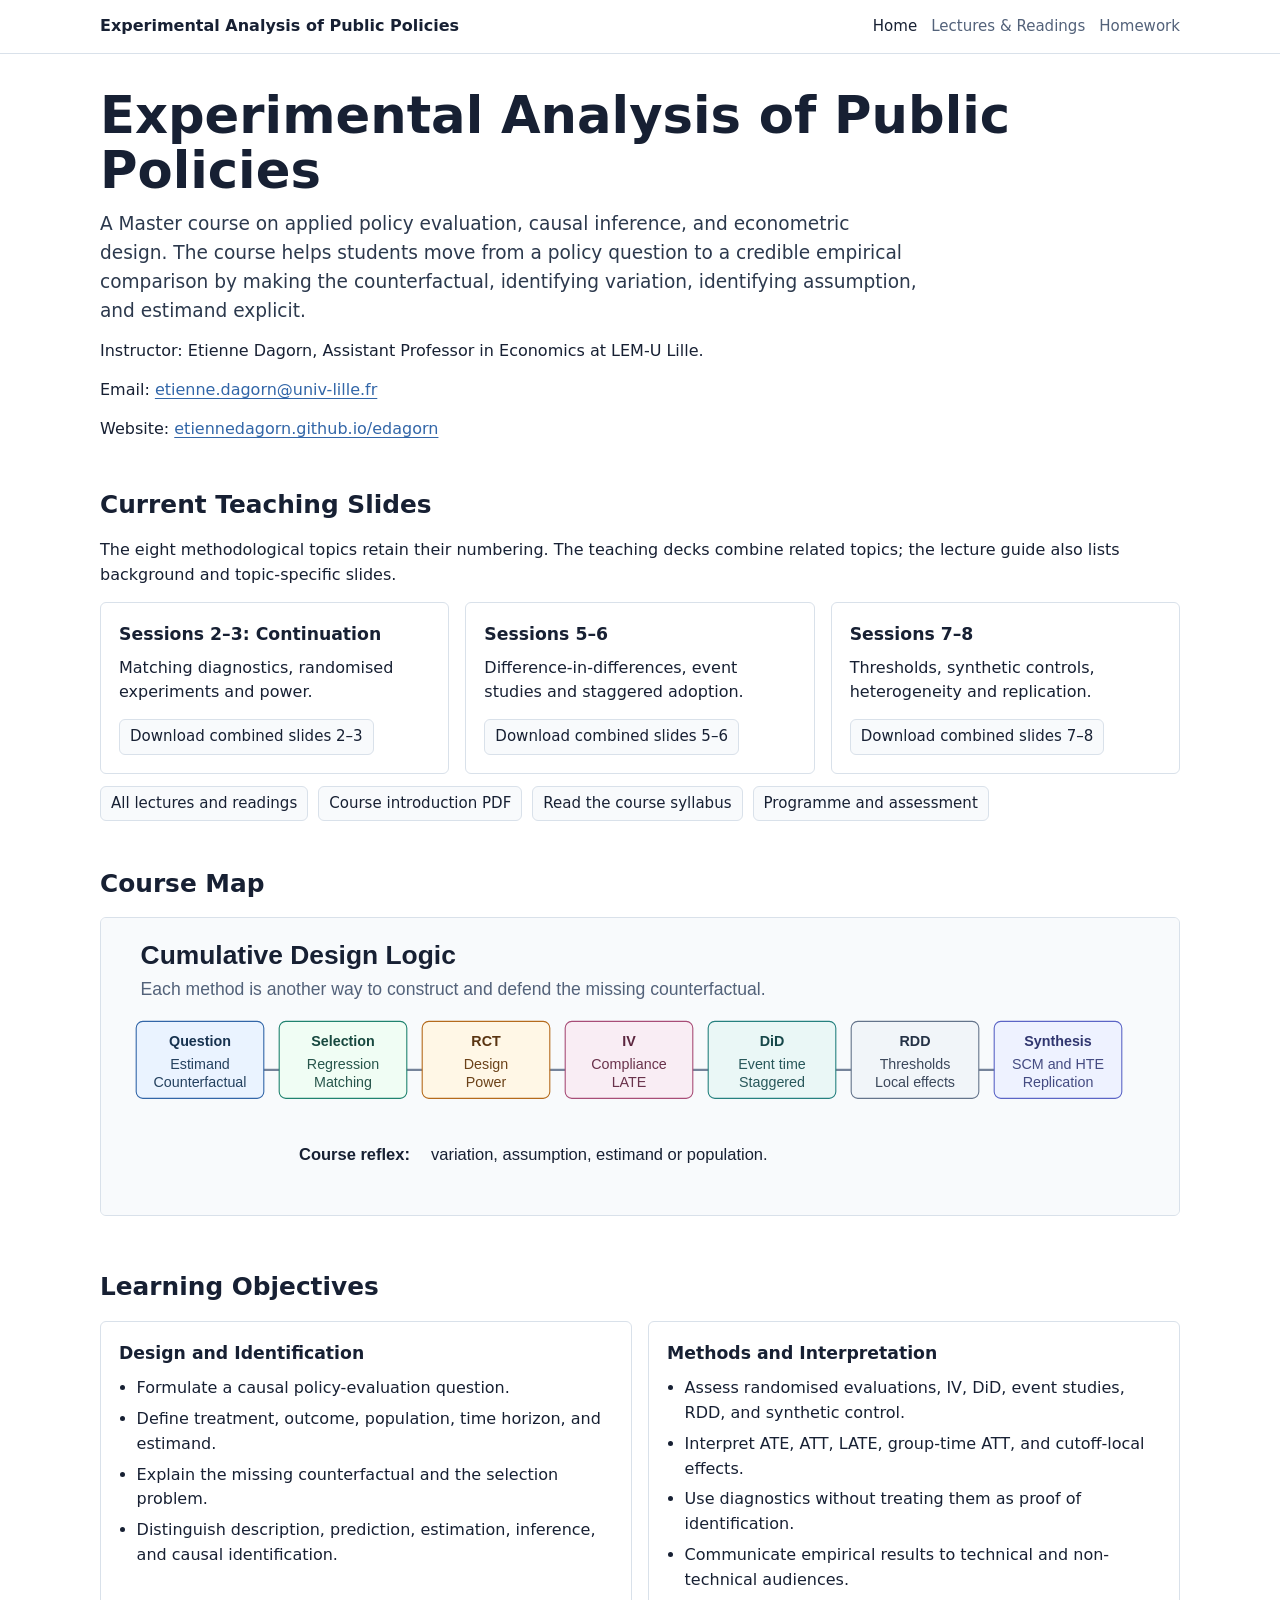
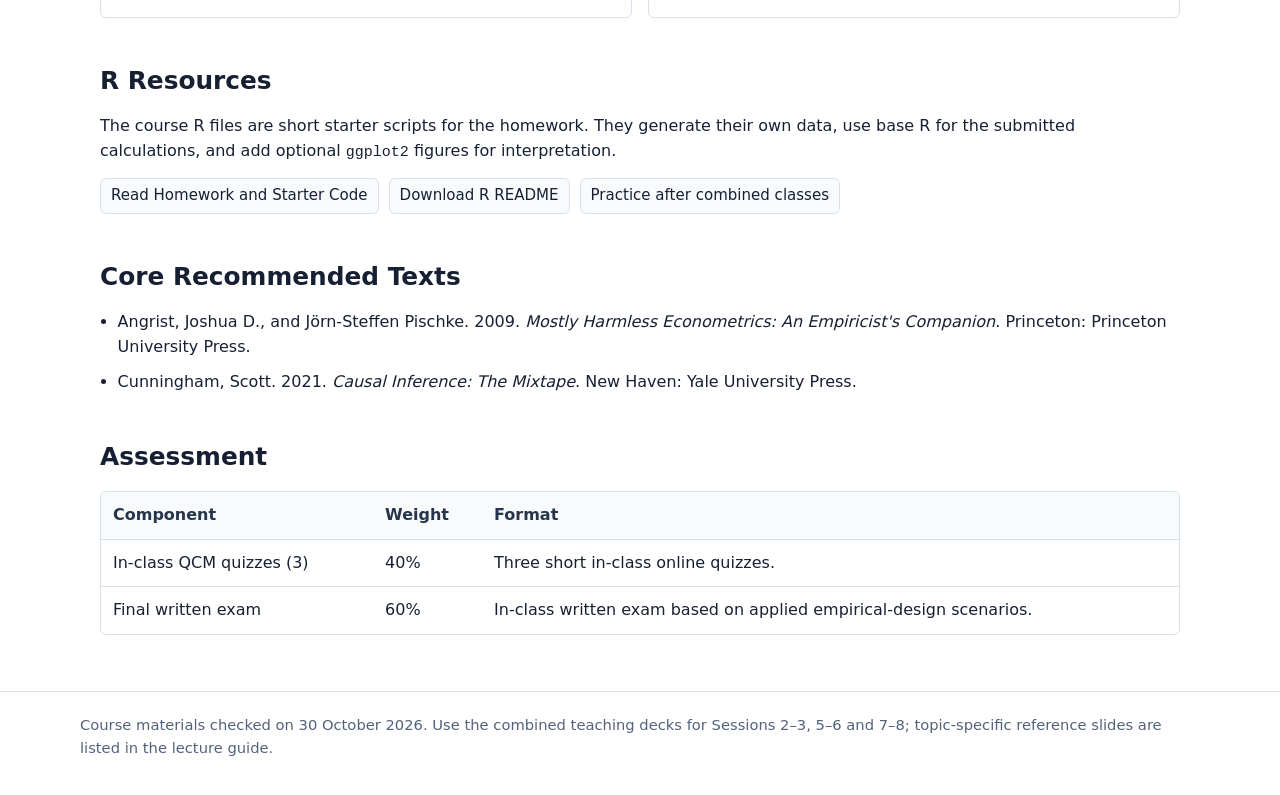
<file: index.html>
<!doctype html>
<html lang="en">
  <head>
    <meta charset="utf-8">
    <meta name="viewport" content="width=device-width, initial-scale=1">
    <title>Experimental Analysis of Public Policies</title>
    <link rel="stylesheet" href="assets/site.css">
  </head>
  <body>
    <header class="site-header">
      <nav class="nav" aria-label="Main navigation">
        <a class="brand" href="index.html">Experimental Analysis of Public Policies</a>
        <div class="nav-links">
          <a href="index.html" aria-current="page">Home</a>
          <a href="sessions.html">Lectures & Readings</a>
          <a href="homework.html">Homework</a>
        </div>
      </nav>
    </header>

    <main>
      <h1>Experimental Analysis of Public Policies</h1>
      <p class="lead">A Master course on applied policy evaluation, causal inference, and econometric design. The course helps students move from a policy question to a credible empirical comparison by making the counterfactual, identifying variation, identifying assumption, and estimand explicit.</p>
      <p> Instructor: Etienne Dagorn, Assistant Professor in Economics at LEM-U Lille.</p>
      <p>Email: <a href="mailto:etienne.dagorn@univ-lille.fr">etienne.dagorn@univ-lille.fr</a></p>
      <p>Website: <a href="https://etiennedagorn.github.io/edagorn/">etiennedagorn.github.io/edagorn</a></p>
    
      <section aria-labelledby="teaching-slides-title">
        <h2 id="teaching-slides-title">Current Teaching Slides</h2>
        <p>The eight methodological topics retain their numbering. The teaching decks combine related topics; the lecture guide also lists background and topic-specific slides.</p>
        <div class="grid">
          <article class="card">
            <h3>Sessions 2–3: Continuation</h3>
            <p>Matching diagnostics, randomised experiments and power.</p>
            <a class="resource-link" href="downloads/slides/session_02_03_merged.pdf">Download combined slides 2–3</a>
          </article>
          <article class="card">
            <h3>Sessions 5–6</h3>
            <p>Difference-in-differences, event studies and staggered adoption.</p>
            <a class="resource-link" href="downloads/slides/session_05_06_merged.pdf">Download combined slides 5–6</a>
          </article>
          <article class="card">
            <h3>Sessions 7–8</h3>
            <p>Thresholds, synthetic controls, heterogeneity and replication.</p>
            <a class="resource-link" href="downloads/slides/session_07_08_merged.pdf">Download combined slides 7–8</a>
          </article>
        </div>
        <div class="link-row">
          <a class="resource-link" href="sessions.html">All lectures and readings</a>
          <a class="resource-link" href="downloads/slides/introduction_slides.pdf">Course introduction PDF</a>
          <a class="resource-link" href="downloads/syllabus/syllabus_s2_experimental_method.html">Read the course syllabus</a>
          <a class="resource-link" href="downloads/syllabus/syllabus_8_session_addendum.md" download>Programme and assessment</a>
        </div>
      </section>

      <section class="course-map" aria-labelledby="course-map-title">
        <h2 id="course-map-title">Course Map</h2>
        <img src="assets/course-map.svg" alt="Course sequence from causal questions and counterfactuals to selection, RCTs, IV, DiD, RDD, synthetic control, heterogeneity, external validity, and replication.">
      </section>

      <section aria-labelledby="outcomes-title">
        <h2 id="outcomes-title">Learning Objectives</h2>
        <div class="grid two">
          <article class="card">
            <h3>Design and Identification</h3>
            <ul class="plain-list">
              <li>Formulate a causal policy-evaluation question.</li>
              <li>Define treatment, outcome, population, time horizon, and estimand.</li>
              <li>Explain the missing counterfactual and the selection problem.</li>
              <li>Distinguish description, prediction, estimation, inference, and causal identification.</li>
            </ul>
          </article>
          <article class="card">
            <h3>Methods and Interpretation</h3>
            <ul class="plain-list">
              <li>Assess randomised evaluations, IV, DiD, event studies, RDD, and synthetic control.</li>
              <li>Interpret ATE, ATT, LATE, group-time ATT, and cutoff-local effects.</li>
              <li>Use diagnostics without treating them as proof of identification.</li>
              <li>Communicate empirical results to technical and non-technical audiences.</li>
            </ul>
          </article>
        </div>
      </section>

      <section aria-labelledby="r-resources-title">
        <h2 id="r-resources-title">R Resources</h2>
        <p>The course R files are short starter scripts for the homework. They generate their own data, use base R for the submitted calculations, and add optional <code>ggplot2</code> figures for interpretation.</p>
        <div class="link-row">
          <a class="resource-link" href="homework.html">Read Homework and Starter Code</a>
          <a class="resource-link" href="downloads/r_exercises/README.md" download>Download R README</a>
          <a class="resource-link" href="sessions.html#combined-practice">Practice after combined classes</a>
        </div>
      </section>

      <section aria-labelledby="core-title">
        <h2 id="core-title">Core Recommended Texts</h2>
        <ul class="reference-list">
          <li>Angrist, Joshua D., and Jörn-Steffen Pischke. 2009. <em>Mostly Harmless Econometrics: An Empiricist's Companion</em>. Princeton: Princeton University Press. </li>
          <li>Cunningham, Scott. 2021. <em>Causal Inference: The Mixtape</em>. New Haven: Yale University Press.</li>
        </ul>
      </section>


      <section aria-labelledby="assessment-title">
        <h2 id="assessment-title">Assessment</h2>
        <div class="table-wrap">
          <table>
            <thead>
              <tr><th>Component</th><th>Weight</th><th>Format</th></tr>
            </thead>
            <tbody>
              <tr><td>In-class QCM quizzes (3)</td><td>40%</td><td>Three short in-class online quizzes.</td></tr>
              <tr><td>Final written exam</td><td>60%</td><td>In-class written exam based on applied empirical-design scenarios.</td></tr>
            </tbody>
          </table>
        </div>
      </section>
    </main>
    <footer class="footer">
      <div class="footer-inner">Course materials checked on <time datetime="2026-10-30">30 October 2026</time>. Use the combined teaching decks for Sessions 2–3, 5–6 and 7–8; topic-specific reference slides are listed in the lecture guide.</div>
    </footer>
  </body>
</html>
</file>
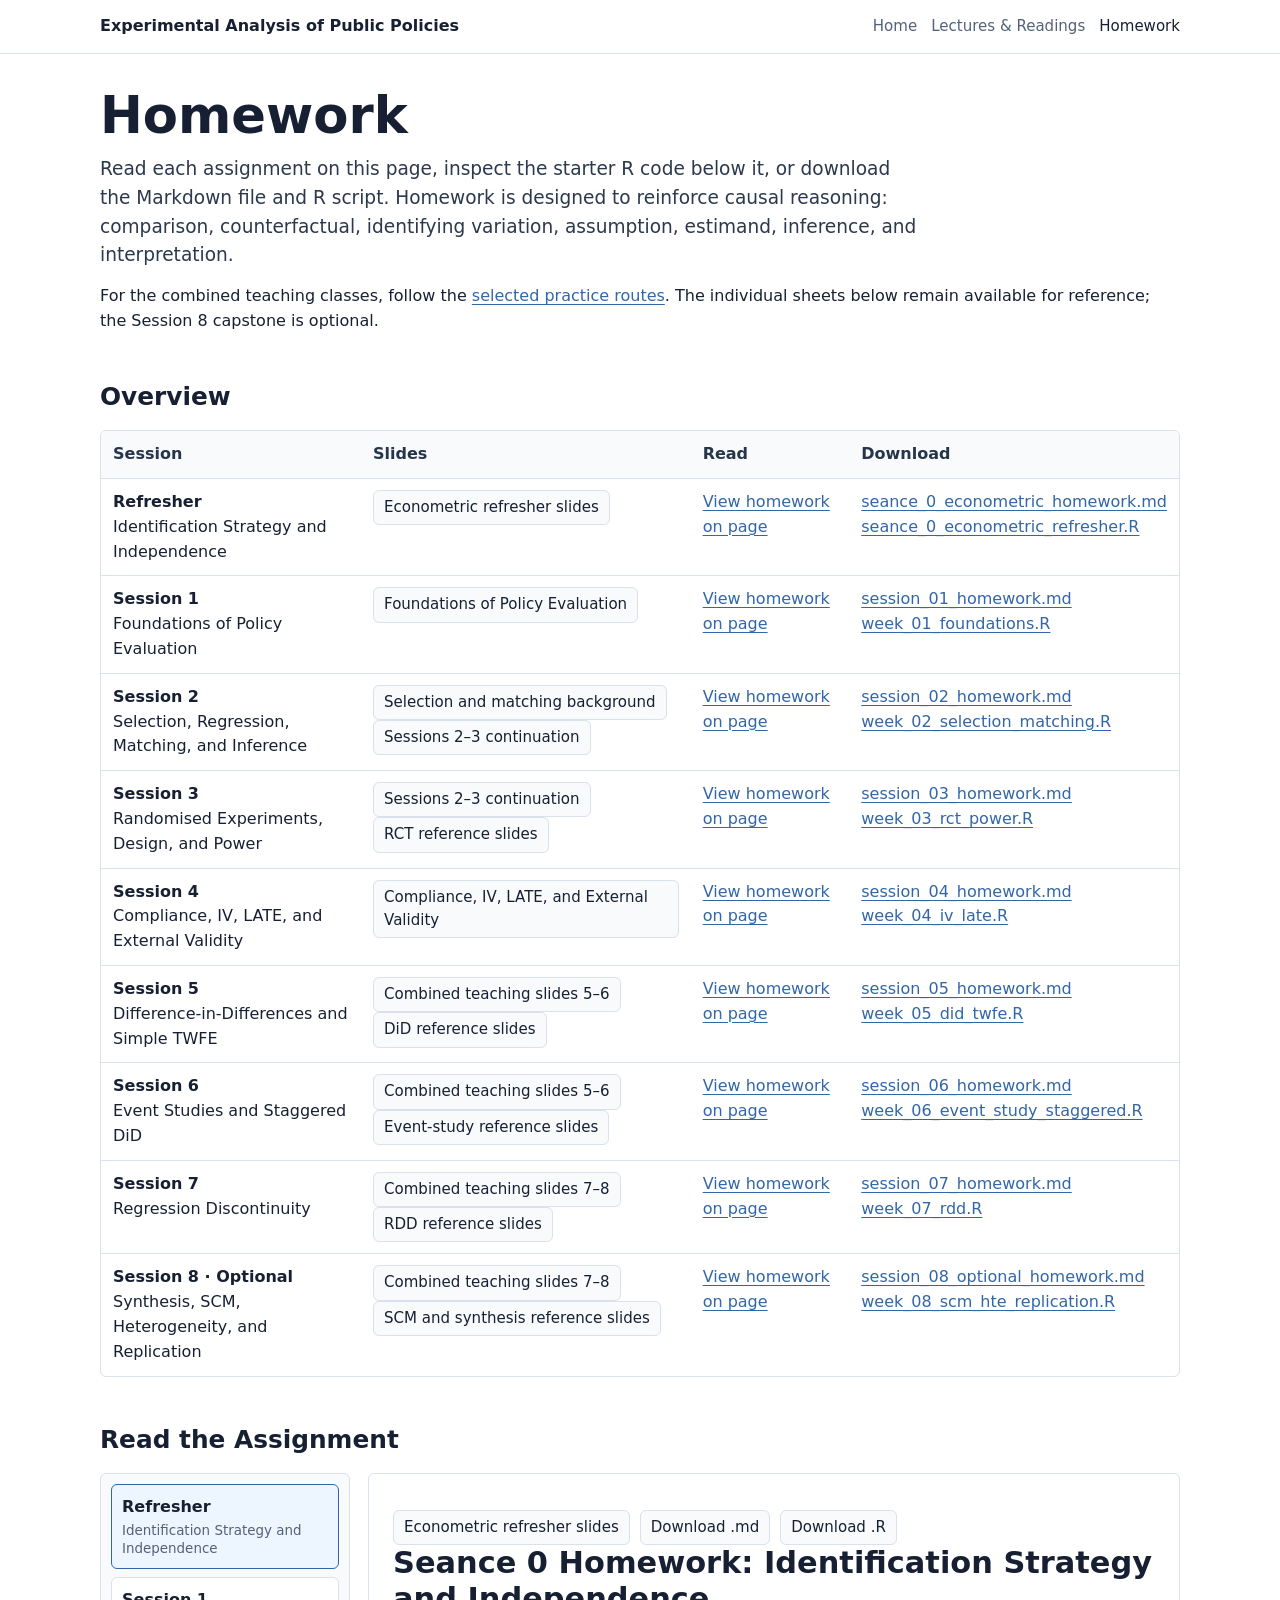
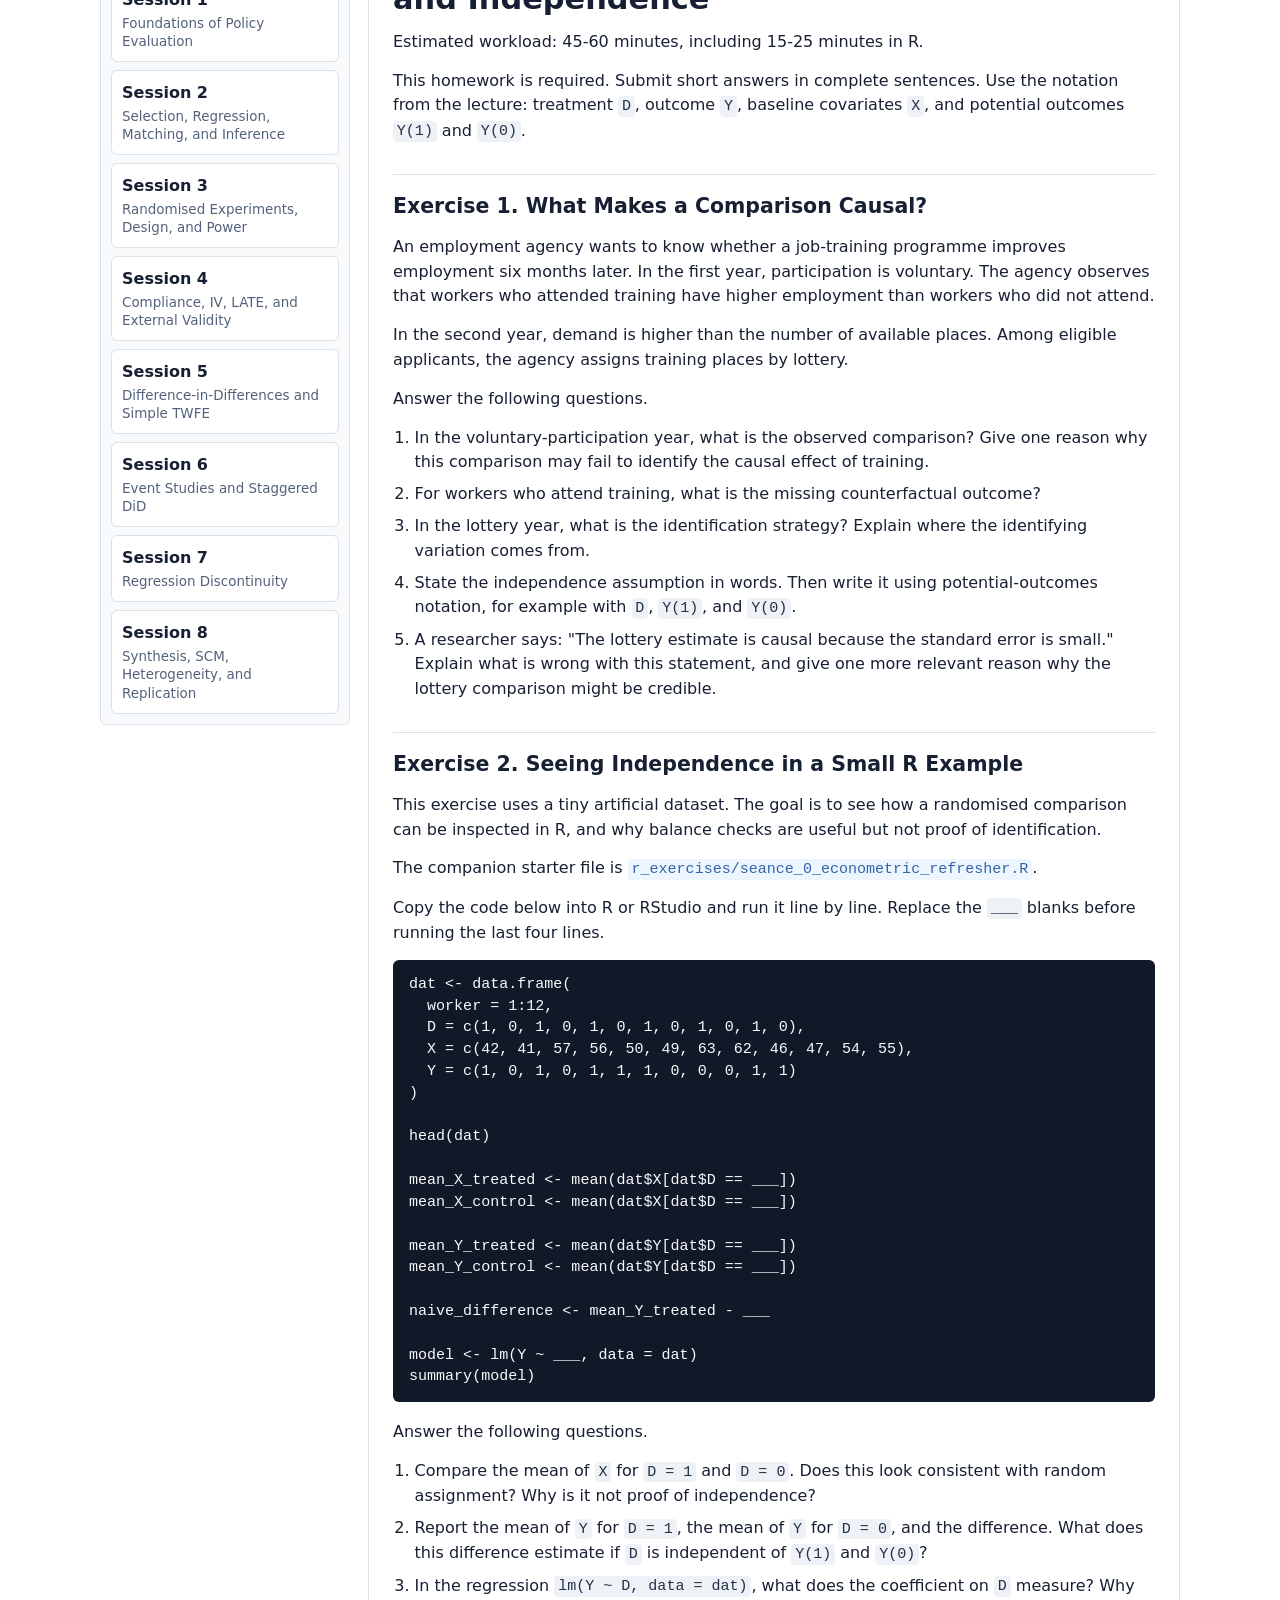
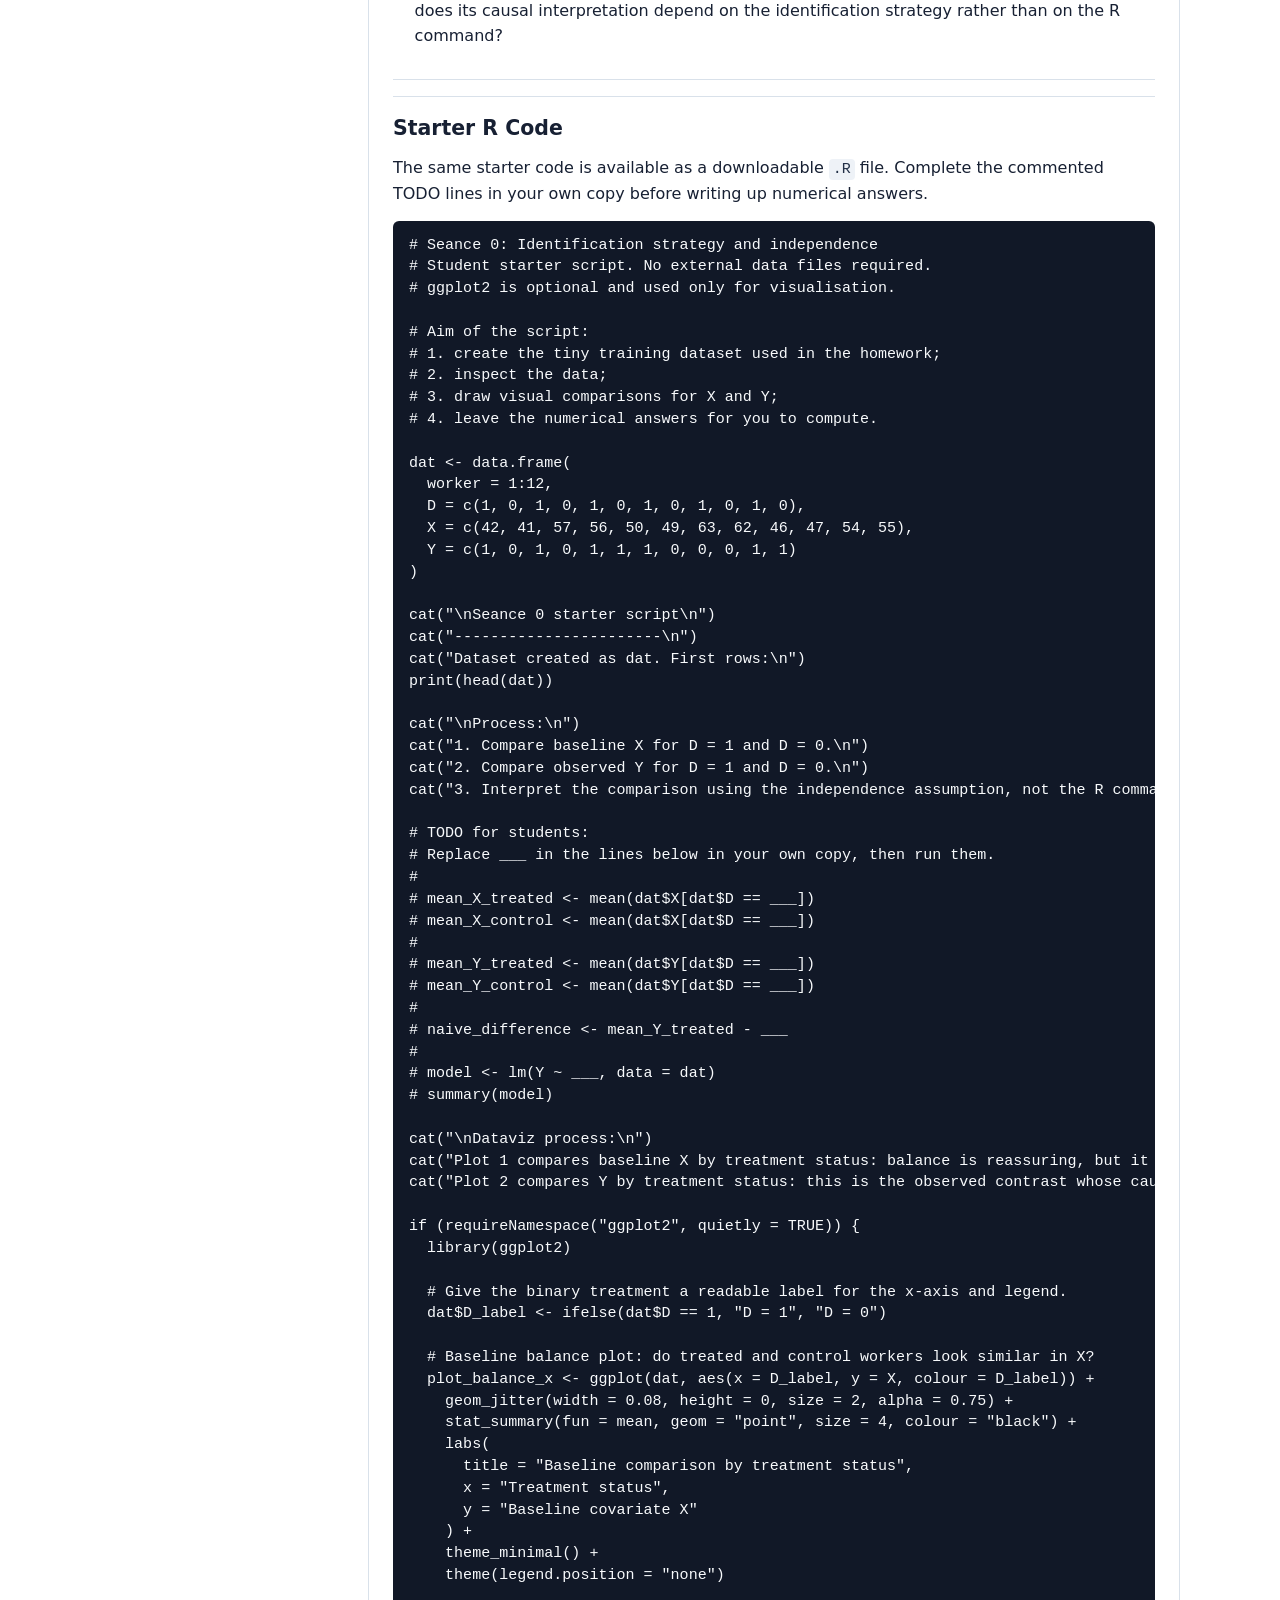
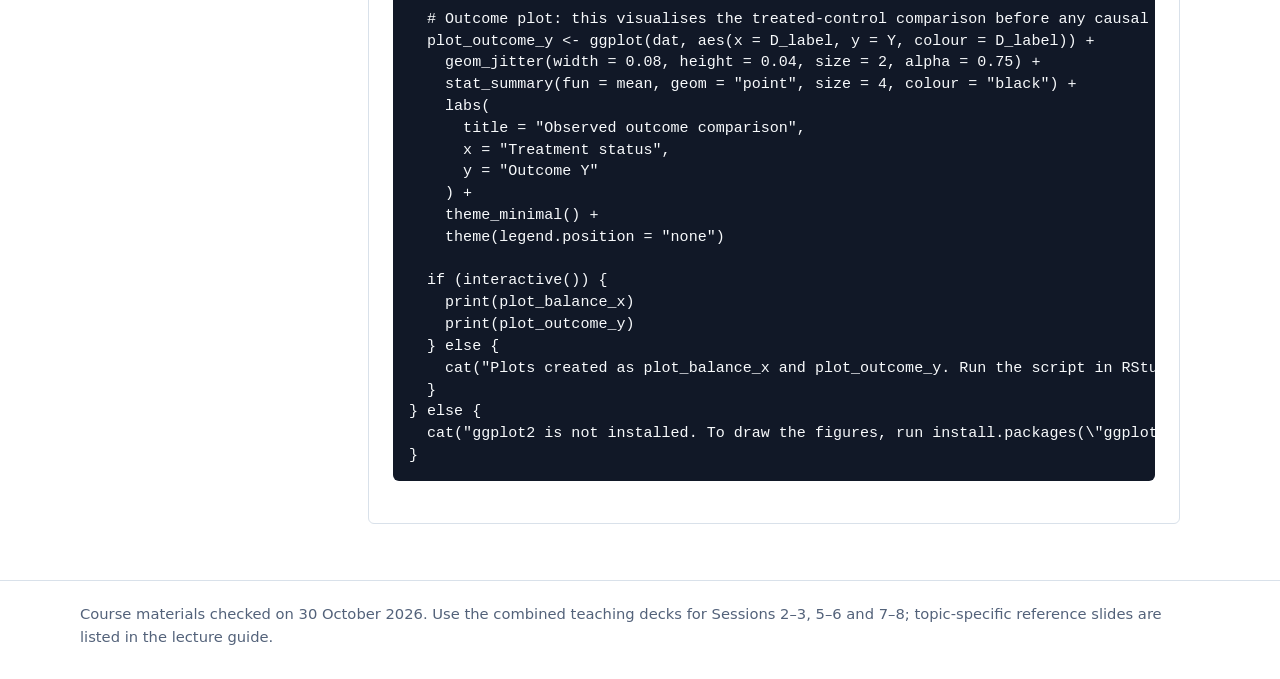
<file: homework.html>
<!doctype html>
<html lang="en">
  <head>
    <meta charset="utf-8">
    <meta name="viewport" content="width=device-width, initial-scale=1">
    <title>Homework | Experimental Analysis of Public Policies</title>
    <link rel="stylesheet" href="assets/site.css">
  </head>
  <body>
    <header class="site-header">
      <nav class="nav" aria-label="Main navigation">
        <a class="brand" href="index.html">Experimental Analysis of Public Policies</a>
        <div class="nav-links">
          <a href="index.html">Home</a>
          <a href="sessions.html">Lectures & Readings</a>
          <a href="homework.html" aria-current="page">Homework</a>
        </div>
      </nav>
    </header>

    <main>
      <h1>Homework</h1>
      <p class="lead">Read each assignment on this page, inspect the starter R code below it, or download the Markdown file and R script. Homework is designed to reinforce causal reasoning: comparison, counterfactual, identifying variation, assumption, estimand, inference, and interpretation.</p>

      <p>For the combined teaching classes, follow the <a href="sessions.html#combined-practice">selected practice routes</a>. The individual sheets below remain available for reference; the Session 8 capstone is optional.</p>

      <section aria-labelledby="homework-overview-title">
        <h2 id="homework-overview-title">Overview</h2>
        <div class="table-wrap">
          <table>
            <thead>
              <tr>
                <th>Session</th>
                <th>Slides</th>
                <th>Read</th>
                <th>Download</th>
              </tr>
            </thead>
            <tbody id="homework-table">
              <tr><td><strong>Refresher</strong><br>Identification Strategy and Independence</td><td><a href="downloads/slides/seance_0_econometric.pdf">Econometric refresher slides</a></td><td><a href="#refresher" data-load="refresher">View homework on page</a></td><td><a href="downloads/homework/seance_0_econometric_homework.md" download>Download .md</a><br><a href="downloads/r_exercises/seance_0_econometric_refresher.R" download>Download .R</a></td></tr>
              <tr><td><strong>Session 1</strong><br>Foundations of Policy Evaluation</td><td><a href="downloads/slides/session_01_foundations.pdf">Foundations of Policy Evaluation</a></td><td><a href="#session-1" data-load="session-1">View homework on page</a></td><td><a href="downloads/homework/session_01_homework.md" download>Download .md</a><br><a href="downloads/r_exercises/week_01_foundations.R" download>Download .R</a></td></tr>
              <tr><td><strong>Session 2</strong><br>Selection, Regression, Matching, and Inference</td><td><a href="downloads/slides/session_02_selection_regression_inference.pdf">Selection and matching background</a><br><a href="downloads/slides/session_02_03_merged.pdf">Sessions 2–3 continuation</a></td><td><a href="#session-2" data-load="session-2">View homework on page</a></td><td><a href="downloads/homework/session_02_homework.md" download>Download .md</a><br><a href="downloads/r_exercises/week_02_selection_matching.R" download>Download .R</a></td></tr>
              <tr><td><strong>Session 3</strong><br>Randomised Experiments, Design, and Power</td><td><a href="downloads/slides/session_02_03_merged.pdf">Sessions 2–3 continuation</a><br><a href="downloads/slides/session_03_rct_design_power.pdf">RCT reference slides</a></td><td><a href="#session-3" data-load="session-3">View homework on page</a></td><td><a href="downloads/homework/session_03_homework.md" download>Download .md</a><br><a href="downloads/r_exercises/week_03_rct_power.R" download>Download .R</a></td></tr>
              <tr><td><strong>Session 4</strong><br>Compliance, IV, LATE, and External Validity</td><td><a href="downloads/slides/session_04_compliance_iv_late.pdf">Compliance, IV, LATE, and External Validity</a></td><td><a href="#session-4" data-load="session-4">View homework on page</a></td><td><a href="downloads/homework/session_04_homework.md" download>Download .md</a><br><a href="downloads/r_exercises/week_04_iv_late.R" download>Download .R</a></td></tr>
              <tr><td><strong>Session 5</strong><br>Difference-in-Differences and Simple TWFE</td><td><a href="downloads/slides/session_05_06_merged.pdf">Combined teaching slides 5–6</a><br><a href="downloads/slides/session_05_did_twfe.pdf">DiD reference slides</a></td><td><a href="#session-5" data-load="session-5">View homework on page</a></td><td><a href="downloads/homework/session_05_homework.md" download>Download .md</a><br><a href="downloads/r_exercises/week_05_did_twfe.R" download>Download .R</a></td></tr>
              <tr><td><strong>Session 6</strong><br>Event Studies and Staggered DiD</td><td><a href="downloads/slides/session_05_06_merged.pdf">Combined teaching slides 5–6</a><br><a href="downloads/slides/session_06_event_study_staggered.pdf">Event-study reference slides</a></td><td><a href="#session-6" data-load="session-6">View homework on page</a></td><td><a href="downloads/homework/session_06_homework.md" download>Download .md</a><br><a href="downloads/r_exercises/week_06_event_study_staggered.R" download>Download .R</a></td></tr>
              <tr><td><strong>Session 7</strong><br>Regression Discontinuity</td><td><a href="downloads/slides/session_07_08_merged.pdf">Combined teaching slides 7–8</a><br><a href="downloads/slides/session_07_rdd.pdf">RDD reference slides</a></td><td><a href="#session-7" data-load="session-7">View homework on page</a></td><td><a href="downloads/homework/session_07_homework.md" download>Download .md</a><br><a href="downloads/r_exercises/week_07_rdd.R" download>Download .R</a></td></tr>
              <tr><td><strong>Session 8 · Optional</strong><br>Synthesis, SCM, Heterogeneity, and Replication</td><td><a href="downloads/slides/session_07_08_merged.pdf">Combined teaching slides 7–8</a><br><a href="downloads/slides/session_08_scm_hte_replication.pdf">SCM and synthesis reference slides</a></td><td><a href="#session-8" data-load="session-8">View homework on page</a></td><td><a href="downloads/homework/session_08_optional_homework.md" download>Download .md</a><br><a href="downloads/r_exercises/week_08_scm_hte_replication.R" download>Download .R</a></td></tr>
            </tbody>
          </table>
        </div>
      </section>
 
      <section id="assignment-viewer" aria-labelledby="viewer-title">
        <h2 id="viewer-title">Read the Assignment</h2>
        <div class="homework-layout">
          <aside class="assignment-picker" aria-label="Homework list" id="assignment-picker"></aside>
          <article class="markdown-body" id="assignment-content" aria-live="polite">
            <p>Loading homework...</p>
          </article>
        </div>
        <noscript>
          <div class="callout warning">
            <p>Enable JavaScript to read the rendered homework on this page. The Markdown and R download links in the table above remain available.</p>
          </div>
        </noscript>
      </section>
    </main>


    <script>
      const assignments = [
  {
    "id": "refresher",
    "label": "Refresher",
    "title": "Identification Strategy and Independence",
    "status": "Required",
    "slides": "downloads/slides/seance_0_econometric.pdf",
    "md": "downloads/homework/seance_0_econometric_homework.md",
    "r": "downloads/r_exercises/seance_0_econometric_refresher.R",
    "slidesLabel": "Econometric refresher slides"
  },
  {
    "id": "session-1",
    "label": "Session 1",
    "title": "Foundations of Policy Evaluation",
    "status": "Required",
    "slides": "downloads/slides/session_01_foundations.pdf",
    "md": "downloads/homework/session_01_homework.md",
    "r": "downloads/r_exercises/week_01_foundations.R"
  },
  {
    "id": "session-2",
    "label": "Session 2",
    "title": "Selection, Regression, Matching, and Inference",
    "status": "Required",
    "slides": "downloads/slides/session_02_selection_regression_inference.pdf",
    "md": "downloads/homework/session_02_homework.md",
    "r": "downloads/r_exercises/week_02_selection_matching.R",
    "slidesLabel": "Selection and matching background",
    "additionalSlides": [
      {
        "href": "downloads/slides/session_02_03_merged.pdf",
        "label": "Sessions 2–3 continuation"
      }
    ]
  },
  {
    "id": "session-3",
    "label": "Session 3",
    "title": "Randomised Experiments, Design, and Power",
    "status": "Required",
    "slides": "downloads/slides/session_02_03_merged.pdf",
    "md": "downloads/homework/session_03_homework.md",
    "r": "downloads/r_exercises/week_03_rct_power.R",
    "slidesLabel": "Sessions 2–3 continuation",
    "additionalSlides": [
      {
        "href": "downloads/slides/session_03_rct_design_power.pdf",
        "label": "RCT reference slides"
      }
    ]
  },
  {
    "id": "session-4",
    "label": "Session 4",
    "title": "Compliance, IV, LATE, and External Validity",
    "status": "Required",
    "slides": "downloads/slides/session_04_compliance_iv_late.pdf",
    "md": "downloads/homework/session_04_homework.md",
    "r": "downloads/r_exercises/week_04_iv_late.R"
  },
  {
    "id": "session-5",
    "label": "Session 5",
    "title": "Difference-in-Differences and Simple TWFE",
    "status": "Required",
    "slides": "downloads/slides/session_05_06_merged.pdf",
    "md": "downloads/homework/session_05_homework.md",
    "r": "downloads/r_exercises/week_05_did_twfe.R",
    "slidesLabel": "Combined teaching slides 5–6",
    "additionalSlides": [
      {
        "href": "downloads/slides/session_05_did_twfe.pdf",
        "label": "DiD reference slides"
      }
    ]
  },
  {
    "id": "session-6",
    "label": "Session 6",
    "title": "Event Studies and Staggered DiD",
    "status": "Required",
    "slides": "downloads/slides/session_05_06_merged.pdf",
    "md": "downloads/homework/session_06_homework.md",
    "r": "downloads/r_exercises/week_06_event_study_staggered.R",
    "slidesLabel": "Combined teaching slides 5–6",
    "additionalSlides": [
      {
        "href": "downloads/slides/session_06_event_study_staggered.pdf",
        "label": "Event-study reference slides"
      }
    ],
    "note": "For a cohort-specific contrast, use att_gt_one. The abbreviated TWFE plot in the starter pools omitted pre-treatment periods and uses illustrative OLS intervals; it is not a complete event-study inference procedure."
  },
  {
    "id": "session-7",
    "label": "Session 7",
    "title": "Regression Discontinuity",
    "status": "Required",
    "slides": "downloads/slides/session_07_08_merged.pdf",
    "md": "downloads/homework/session_07_homework.md",
    "r": "downloads/r_exercises/week_07_rdd.R",
    "slidesLabel": "Combined teaching slides 7–8",
    "additionalSlides": [
      {
        "href": "downloads/slides/session_07_rdd.pdf",
        "label": "RDD reference slides"
      }
    ]
  },
  {
    "id": "session-8",
    "label": "Session 8",
    "title": "Synthesis, SCM, Heterogeneity, and Replication",
    "status": "Optional capstone",
    "slides": "downloads/slides/session_07_08_merged.pdf",
    "md": "downloads/homework/session_08_optional_homework.md",
    "r": "downloads/r_exercises/week_08_scm_hte_replication.R",
    "slidesLabel": "Combined teaching slides 7–8",
    "additionalSlides": [
      {
        "href": "downloads/slides/session_08_scm_hte_replication.pdf",
        "label": "SCM and synthesis reference slides"
      }
    ]
  }
];

      const tableBody = document.getElementById("homework-table");
      const picker = document.getElementById("assignment-picker");
      const content = document.getElementById("assignment-content");
      const assignmentViewer = document.getElementById("assignment-viewer");

      function fileName(path) {
        return path.split("/").pop();
      }

      function renderSlideLinks(item) {
        const links = [{ href: item.slides, label: item.slidesLabel || item.title },
          ...(item.additionalSlides || [])];
        return links.map(link => `<a class="resource-link" href="${link.href}">${escapeHtml(link.label)}</a>`).join(" ");
      }

      function renderControls(item) {
        return `
          <div class="link-row">
            ${renderSlideLinks(item)}
            <a class="resource-link" href="${item.md}" download>Download .md</a>
            <a class="resource-link" href="${item.r}" download>Download .R</a>
          </div>
          ${item.note ? `<p class="callout">${escapeHtml(item.note)}</p>` : ""}
        `;
      }

      function renderRCode(item, code) {
        return `
          <section class="r-code-panel" aria-labelledby="${item.id}-r-code-title">
            <h2 id="${item.id}-r-code-title">Starter R Code</h2>
            <p>The same starter code is available as a downloadable <code>.R</code> file. Complete the commented TODO lines in your own copy before writing up numerical answers.</p>
            <pre><code class="language-r">${escapeHtml(code)}</code></pre>
          </section>
        `;
      }

      function buildIndex() {
        tableBody.innerHTML = assignments.map(item => `
          <tr>
            <td><strong>${item.label}${item.id === "session-8" ? " · Optional" : ""}</strong><br>${item.title}</td>
            <td>${renderSlideLinks(item)}</td>
            <td><a href="#${item.id}" data-load="${item.id}">View homework on page</a></td>
            <td><a href="${item.md}" download>${fileName(item.md)}</a><br><a href="${item.r}" download>${fileName(item.r)}</a></td>
          </tr>
        `).join("");

        picker.innerHTML = assignments.map(item => `
          <button class="assignment-button" type="button" data-load="${item.id}">
            <span>${item.label}</span>
            <small>${item.title}</small>
          </button>
        `).join("");

        document.querySelectorAll("[data-load]").forEach(element => {
          element.addEventListener("click", event => {
            event.preventDefault();
            loadAssignment(element.getAttribute("data-load"), true);
          });
        });
      }

      function escapeHtml(value) {
        return value
          .replace(/&/g, "&amp;")
          .replace(/</g, "&lt;")
          .replace(/>/g, "&gt;");
      }

      function inlineMarkdown(value) {
        return escapeHtml(value)
          .replace(/`([^`]+)`/g, (match, codeValue) => {
            if (/^r_exercises\/[A-Za-z0-9_.-]+\.R$/.test(codeValue)) {
              return `<a class="inline-file-link" href="downloads/${codeValue}" download><code>${codeValue}</code></a>`;
            }
            return `<code>${codeValue}</code>`;
          })
          .replace(/\*\*([^*]+)\*\*/g, "<strong>$1</strong>")
          .replace(/\*([^*]+)\*/g, "<em>$1</em>");
      }

      function isTableStart(lines, index) {
        return lines[index] && lines[index].includes("|") &&
          lines[index + 1] && /^\s*\|?\s*:?-{3,}:?\s*(\|\s*:?-{3,}:?\s*)+\|?\s*$/.test(lines[index + 1]);
      }

      function splitTableRow(line) {
        return line.trim().replace(/^\|/, "").replace(/\|$/, "").split("|").map(cell => cell.trim());
      }

      function renderTable(lines, start) {
        const headers = splitTableRow(lines[start]);
        let index = start + 2;
        const rows = [];
        while (index < lines.length && lines[index].includes("|") && lines[index].trim() !== "") {
          rows.push(splitTableRow(lines[index]));
          index += 1;
        }
        const head = headers.map(cell => `<th>${inlineMarkdown(cell)}</th>`).join("");
        const body = rows.map(row => `<tr>${row.map(cell => `<td>${inlineMarkdown(cell)}</td>`).join("")}</tr>`).join("");
        return {
          html: `<div class="table-wrap"><table class="markdown-table"><thead><tr>${head}</tr></thead><tbody>${body}</tbody></table></div>`,
          next: index
        };
      }

      function renderList(lines, start, ordered) {
        const tag = ordered ? "ol" : "ul";
        const regex = ordered ? /^\s*\d+\.\s+(.*)$/ : /^\s*-\s+(.*)$/;
        let index = start;
        const items = [];
        while (index < lines.length) {
          if (regex.test(lines[index])) {
            items.push(lines[index].replace(regex, "$1"));
            index += 1;
            continue;
          }
          if (
            lines[index].trim() === "" &&
            index + 1 < lines.length &&
            regex.test(lines[index + 1])
          ) {
            index += 1;
            continue;
          }
          break;
        }
        return {
          html: `<${tag}>${items.map(item => `<li>${inlineMarkdown(item)}</li>`).join("")}</${tag}>`,
          next: index
        };
      }

      function renderMarkdown(markdown) {
        const lines = markdown.replace(/\r\n/g, "\n").split("\n");
        let html = "";
        let index = 0;

        while (index < lines.length) {
          const line = lines[index];
          const trimmed = line.trim();

          if (trimmed === "") {
            index += 1;
            continue;
          }

          if (trimmed.startsWith("```")) {
            const language = trimmed.slice(3).trim();
            index += 1;
            const code = [];
            while (index < lines.length && !lines[index].trim().startsWith("```")) {
              code.push(lines[index]);
              index += 1;
            }
            index += 1;
            html += `<pre><code class="language-${language}">${escapeHtml(code.join("\n"))}</code></pre>`;
            continue;
          }

          if (isTableStart(lines, index)) {
            const table = renderTable(lines, index);
            html += table.html;
            index = table.next;
            continue;
          }

          if (/^###\s+/.test(trimmed)) {
            html += `<h3>${inlineMarkdown(trimmed.replace(/^###\s+/, ""))}</h3>`;
            index += 1;
            continue;
          }

          if (/^##\s+/.test(trimmed)) {
            html += `<h2>${inlineMarkdown(trimmed.replace(/^##\s+/, ""))}</h2>`;
            index += 1;
            continue;
          }

          if (/^#\s+/.test(trimmed)) {
            html += `<h1>${inlineMarkdown(trimmed.replace(/^#\s+/, ""))}</h1>`;
            index += 1;
            continue;
          }

          if (/^\s*\d+\.\s+/.test(line)) {
            const list = renderList(lines, index, true);
            html += list.html;
            index = list.next;
            continue;
          }

          if (/^\s*-\s+/.test(line)) {
            const list = renderList(lines, index, false);
            html += list.html;
            index = list.next;
            continue;
          }

          const paragraph = [trimmed];
          index += 1;
          while (
            index < lines.length &&
            lines[index].trim() !== "" &&
            !lines[index].trim().startsWith("```") &&
            !/^#{1,3}\s+/.test(lines[index].trim()) &&
            !/^\s*\d+\.\s+/.test(lines[index]) &&
            !/^\s*-\s+/.test(lines[index]) &&
            !isTableStart(lines, index)
          ) {
            paragraph.push(lines[index].trim());
            index += 1;
          }
          html += `<p>${inlineMarkdown(paragraph.join(" "))}</p>`;
        }

        return html;
      }

      function scrollToAssignment() {
        assignmentViewer.scrollIntoView({ behavior: "smooth", block: "start" });
      }

      let assignmentRequest = 0;
      async function loadAssignment(id, shouldScroll = false) {
        const request = ++assignmentRequest;
        const item = assignments.find(candidate => candidate.id === id) || assignments[0];
        document.querySelectorAll(".assignment-button").forEach(button => {
          button.toggleAttribute("aria-current", button.getAttribute("data-load") === item.id);
        });
        history.replaceState(null, "", `#${item.id}`);
        content.innerHTML = `<p>Loading ${item.label}...</p>`;
        try {
          const [response, rResponse] = await Promise.all([
            fetch(item.md),
            fetch(item.r)
          ]);
          if (!response.ok) {
            throw new Error(`Could not load ${item.md}`);
          }
          if (!rResponse.ok) {
            throw new Error(`Could not load ${item.r}`);
          }
          const markdown = await response.text();
          const rCode = await rResponse.text();
          if (request !== assignmentRequest) return;
          content.innerHTML = renderControls(item) + renderMarkdown(markdown) + renderRCode(item, rCode);
          if (shouldScroll) {
            requestAnimationFrame(scrollToAssignment);
          }
        } catch (error) {
          if (request !== assignmentRequest) return;
          content.innerHTML = `<div class="callout warning"><p>${escapeHtml(error.message)}</p><p><a href="${item.md}">Open the Markdown file directly</a>.</p></div>`;
          if (shouldScroll) {
            requestAnimationFrame(scrollToAssignment);
          }
        }
      }

      window.addEventListener("hashchange", () => {
        loadAssignment(location.hash.slice(1), true);
      });

      buildIndex();
      const initialId = location.hash.replace("#", "") || assignments[0].id;
      loadAssignment(initialId, Boolean(location.hash));
    </script>
    <footer class="footer">
      <div class="footer-inner">Course materials checked on <time datetime="2026-10-30">30 October 2026</time>. Use the combined teaching decks for Sessions 2–3, 5–6 and 7–8; topic-specific reference slides are listed in the lecture guide.</div>
    </footer>
  </body>
</html>
</file>
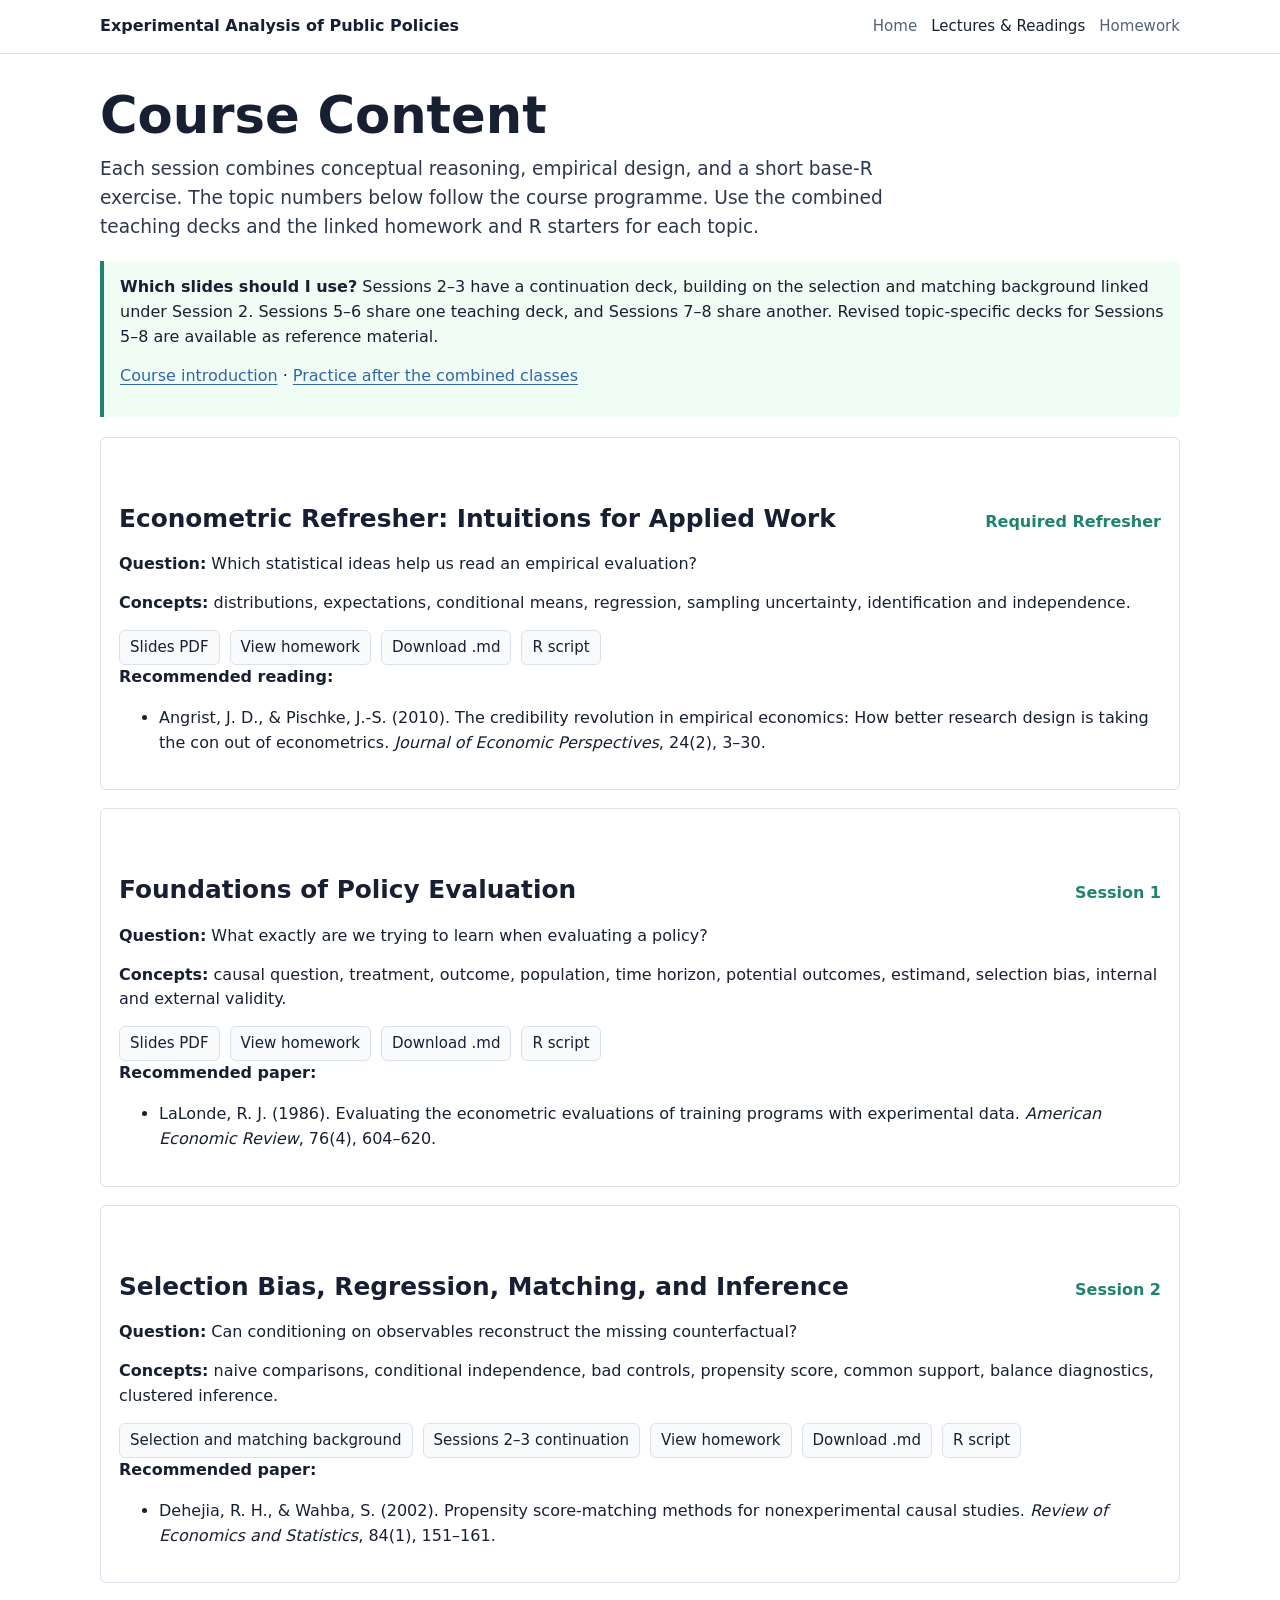
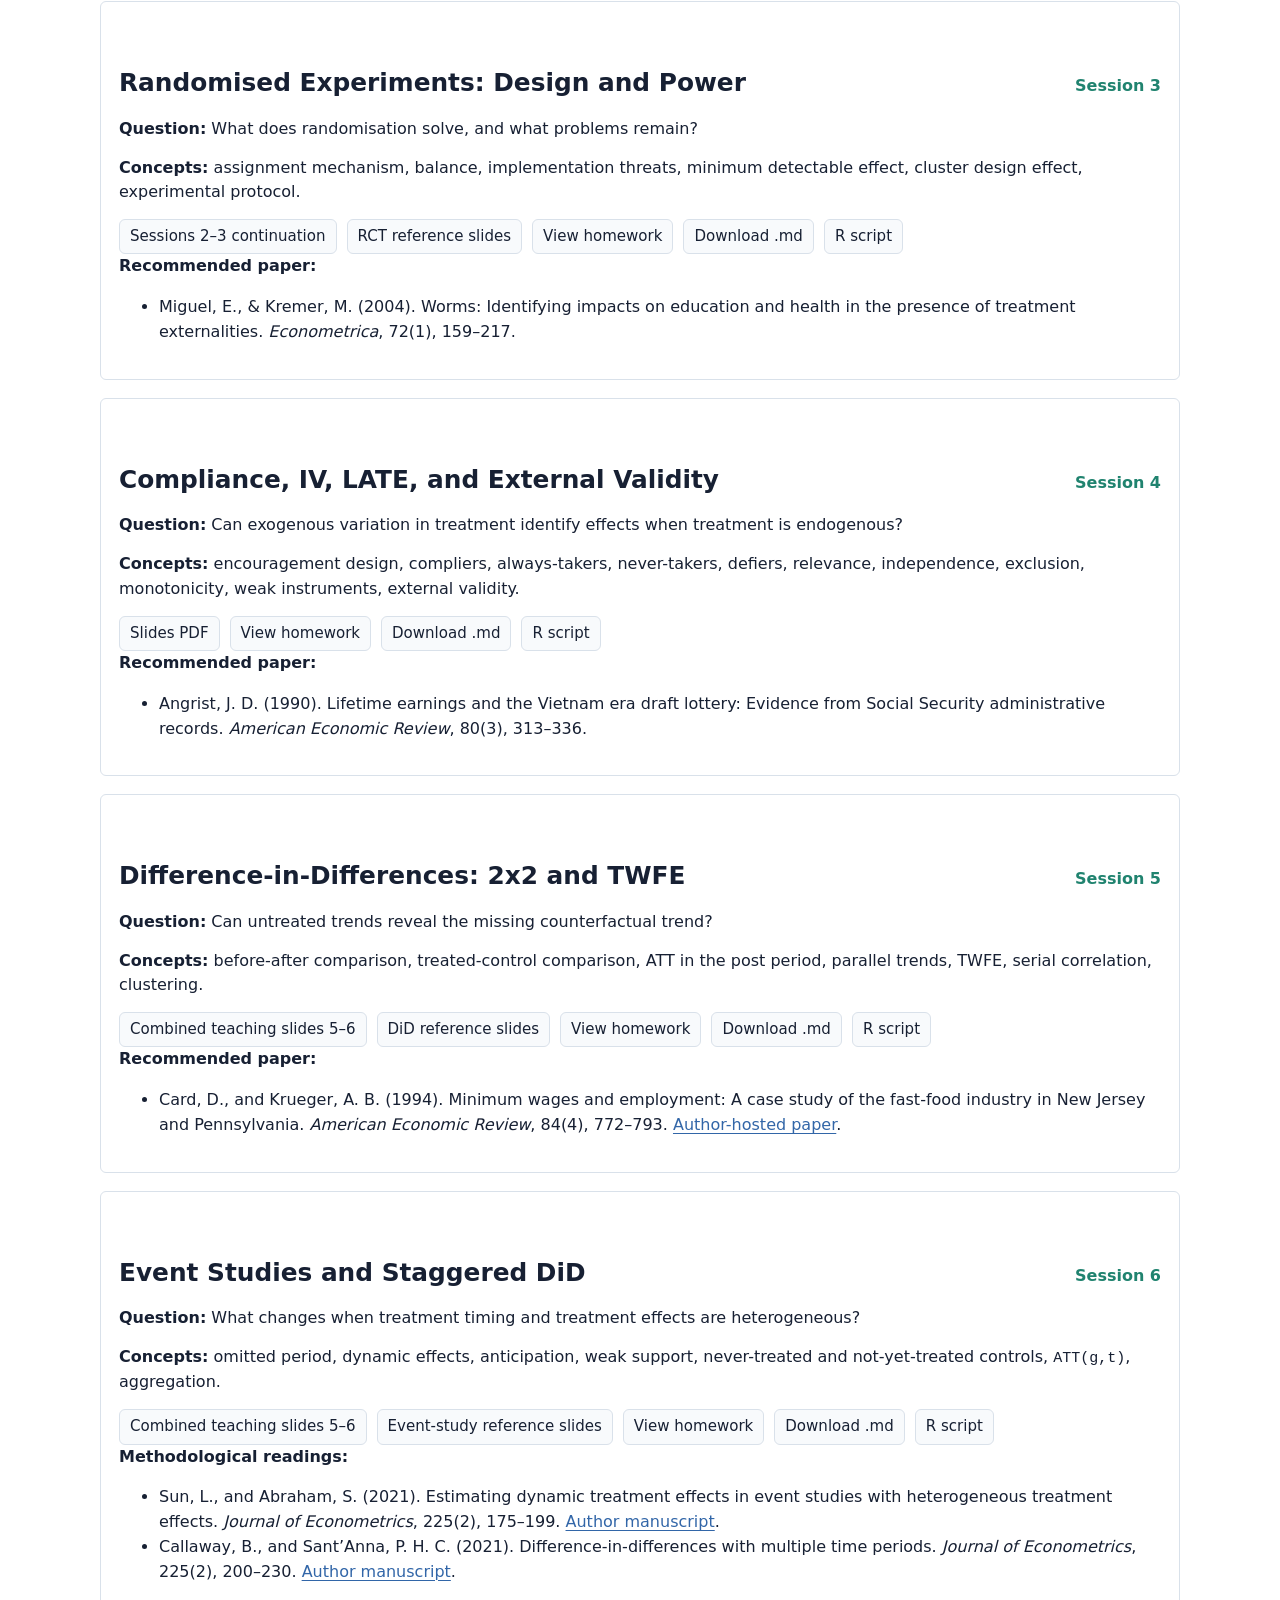
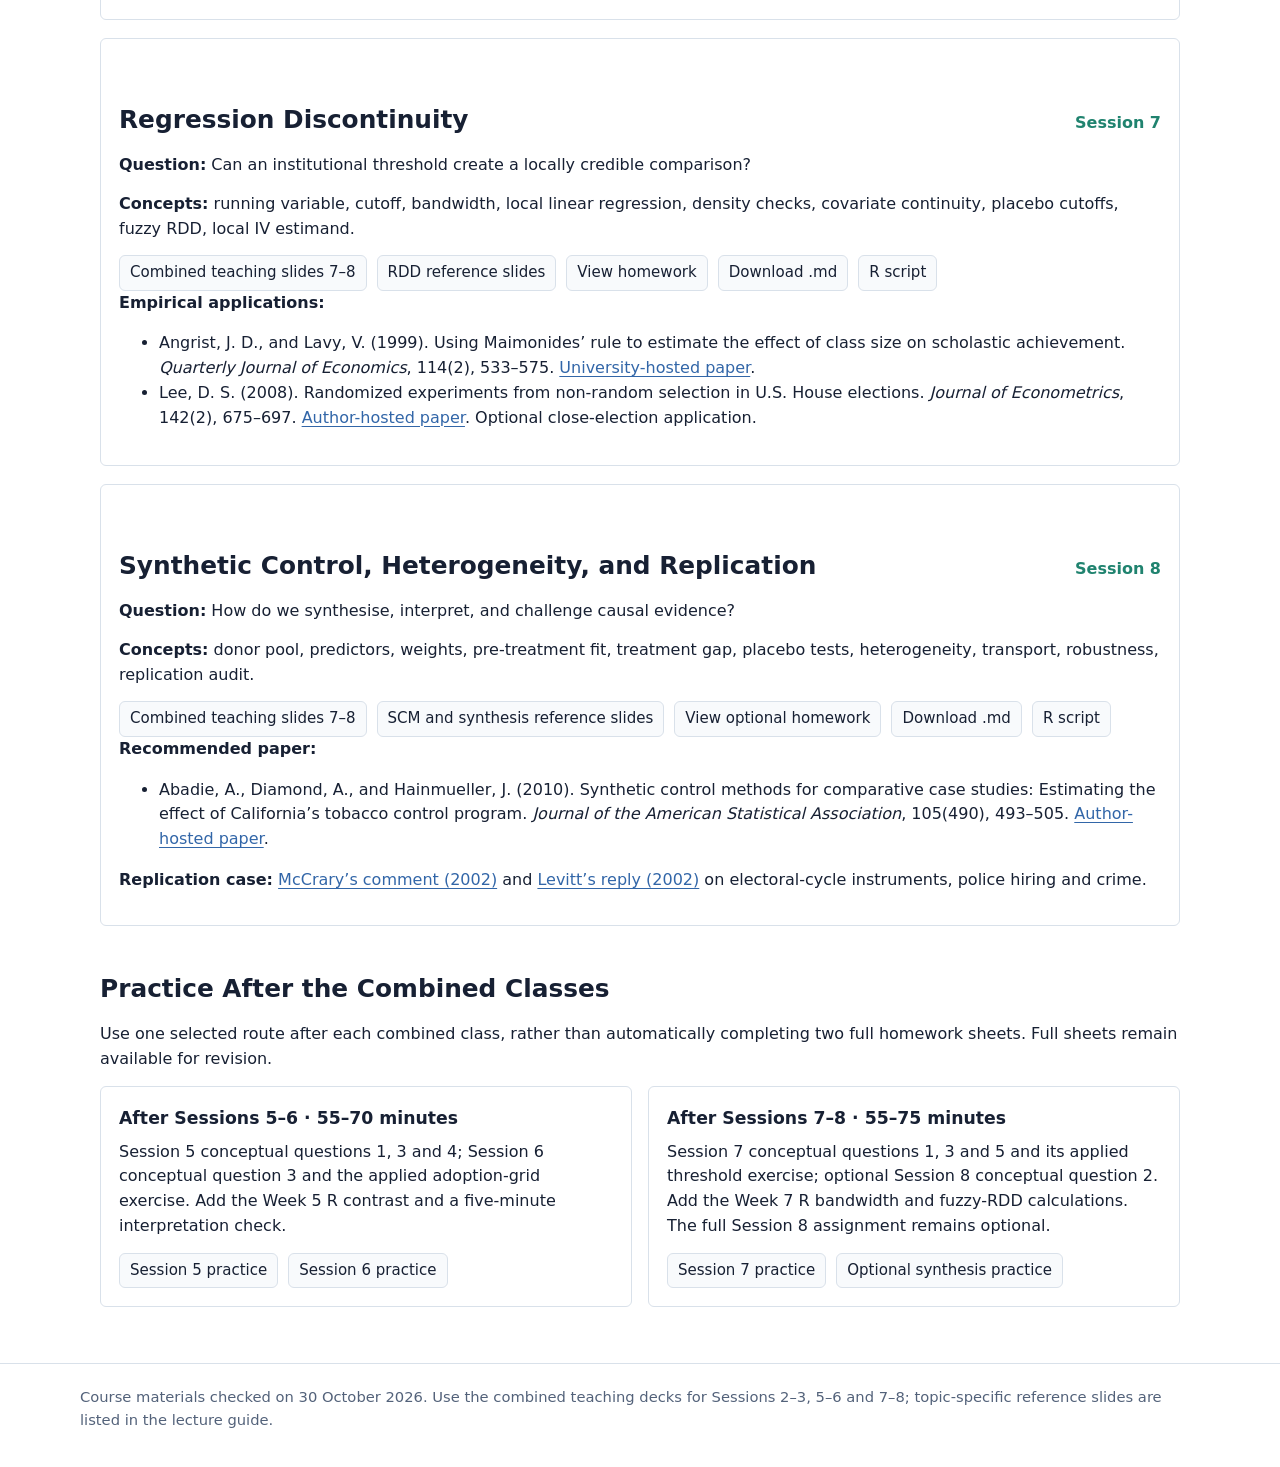
<file: sessions.html>
<!doctype html>
<html lang="en">
  <head>
    <meta charset="utf-8">
    <meta name="viewport" content="width=device-width, initial-scale=1">
    <title>Course Content | Experimental Analysis of Public Policies</title>
    <link rel="stylesheet" href="assets/site.css">
  </head>
  <body>
    <header class="site-header">
      <nav class="nav" aria-label="Main navigation">
        <a class="brand" href="index.html">Experimental Analysis of Public Policies</a>
        <div class="nav-links">
          <a href="index.html">Home</a>
          <a href="sessions.html" aria-current="page">Lectures & Readings</a>
          <a href="homework.html">Homework</a>
        </div>
      </nav>
    </header>

    <main>
      <h1>Course Content</h1>
      <p class="lead">Each session combines conceptual reasoning, empirical design, and a short base-R exercise. The topic numbers below follow the course programme. Use the combined teaching decks and the linked homework and R starters for each topic.</p>


      <div class="callout">
        <p><strong>Which slides should I use?</strong> Sessions 2–3 have a continuation deck, building on the selection and matching background linked under Session 2. Sessions 5–6 share one teaching deck, and Sessions 7–8 share another. Revised topic-specific decks for Sessions 5–8 are available as reference material.</p>
        <p><a href="downloads/slides/introduction_slides.pdf">Course introduction</a> · <a href="#combined-practice">Practice after the combined classes</a></p>
      </div>

      <section id="refresher" class="session">
        <div class="session-header"><h2>Econometric Refresher: Intuitions for Applied Work</h2><span class="session-number">Required Refresher</span></div>
       <p><strong>Question:</strong> Which statistical ideas help us read an empirical evaluation?</p>
       <p><strong>Concepts:</strong> distributions, expectations, conditional means, regression, sampling uncertainty, identification and independence.</p>
        
        <div class="link-row">
          <a class="resource-link" href="downloads/slides/seance_0_econometric.pdf">Slides PDF</a>
          <a class="resource-link" href="homework.html#refresher">View homework</a>
          <a class="resource-link" href="downloads/homework/seance_0_econometric_homework.md" download>Download .md</a>
          <a class="resource-link" href="downloads/r_exercises/seance_0_econometric_refresher.R" download>R script</a>
        </div>
        <div class="bibliography">
         <p><strong>Recommended reading:</strong></p>
          <ul>
           <li>
              Angrist, J. D., & Pischke, J.-S. (2010).
              The credibility revolution in empirical economics: How better research design is taking the con out of econometrics.
              <em>Journal of Economic Perspectives</em>, 24(2), 3–30.
            </li>
          </ul>
        </div>
      </section>

      <section id="session-1" class="session">
        <div class="session-header"><h2>Foundations of Policy Evaluation</h2><span class="session-number">Session 1</span></div>
        <p><strong>Question:</strong> What exactly are we trying to learn when evaluating a policy?</p>
        <p><strong>Concepts:</strong> causal question, treatment, outcome, population, time horizon, potential outcomes, estimand, selection bias, internal and external validity.</p>
        <div class="link-row">
          <a class="resource-link" href="downloads/slides/session_01_foundations.pdf">Slides PDF</a>
          <a class="resource-link" href="homework.html#session-1">View homework</a>
          <a class="resource-link" href="downloads/homework/session_01_homework.md" download>Download .md</a>
          <a class="resource-link" href="downloads/r_exercises/week_01_foundations.R" download>R script</a>
        </div>
        <!-- Session 1: Foundations of Policy Evaluation -->
       <div class="bibliography">
        <p><strong>Recommended paper:</strong></p>
       <ul>
           <li>
             LaLonde, R. J. (1986).
             Evaluating the econometric evaluations of training programs with experimental data.
             <em>American Economic Review</em>, 76(4), 604–620.
           </li>
         </ul>
       </div>
      </section>

      <section id="session-2" class="session">
        <div class="session-header"><h2>Selection Bias, Regression, Matching, and Inference</h2><span class="session-number">Session 2</span></div>
        <p><strong>Question:</strong> Can conditioning on observables reconstruct the missing counterfactual?</p>
        <p><strong>Concepts:</strong> naive comparisons, conditional independence, bad controls, propensity score, common support, balance diagnostics, clustered inference.</p>
        <div class="link-row">
          <a class="resource-link" href="downloads/slides/session_02_selection_regression_inference.pdf">Selection and matching background</a>
          <a class="resource-link" href="downloads/slides/session_02_03_merged.pdf">Sessions 2–3 continuation</a>
          <a class="resource-link" href="homework.html#session-2">View homework</a>
          <a class="resource-link" href="downloads/homework/session_02_homework.md" download>Download .md</a>
          <a class="resource-link" href="downloads/r_exercises/week_02_selection_matching.R" download>R script</a>
        </div>
        <!-- Session 2: Selection Bias, Regression, Matching, and Inference -->
<div class="bibliography">
  <p><strong>Recommended paper:</strong></p>
  <ul>
    <li>
      Dehejia, R. H., & Wahba, S. (2002).
      Propensity score-matching methods for nonexperimental causal studies.
      <em>Review of Economics and Statistics</em>, 84(1), 151–161.
    </li>
  </ul>
</div>
      </section>

      <section id="session-3" class="session">
        <div class="session-header"><h2>Randomised Experiments: Design and Power</h2><span class="session-number">Session 3</span></div>
        <p><strong>Question:</strong> What does randomisation solve, and what problems remain?</p>
        <p><strong>Concepts:</strong> assignment mechanism, balance, implementation threats, minimum detectable effect, cluster design effect, experimental protocol.</p>
        <div class="link-row">
          <a class="resource-link" href="downloads/slides/session_02_03_merged.pdf">Sessions 2–3 continuation</a>
          <a class="resource-link" href="downloads/slides/session_03_rct_design_power.pdf">RCT reference slides</a>
          <a class="resource-link" href="homework.html#session-3">View homework</a>
          <a class="resource-link" href="downloads/homework/session_03_homework.md" download>Download .md</a>
          <a class="resource-link" href="downloads/r_exercises/week_03_rct_power.R" download>R script</a>
        </div>
        <!-- Session 3: Randomised Experiments: Design and Power -->
<div class="bibliography">
  <p><strong>Recommended paper:</strong></p>
  <ul>
    <li>
      Miguel, E., & Kremer, M. (2004).
      Worms: Identifying impacts on education and health in the presence of treatment externalities.
      <em>Econometrica</em>, 72(1), 159–217.
    </li>
  </ul>
</div>
      </section>

      <section id="session-4" class="session">
        <div class="session-header"><h2>Compliance, IV, LATE, and External Validity</h2><span class="session-number">Session 4</span></div>
        <p><strong>Question:</strong> Can exogenous variation in treatment identify effects when treatment is endogenous?</p>
        <p><strong>Concepts:</strong> encouragement design, compliers, always-takers, never-takers, defiers, relevance, independence, exclusion, monotonicity, weak instruments, external validity.</p>
        <div class="link-row">
          <a class="resource-link" href="downloads/slides/session_04_compliance_iv_late.pdf">Slides PDF</a>
          <a class="resource-link" href="homework.html#session-4">View homework</a>
          <a class="resource-link" href="downloads/homework/session_04_homework.md" download>Download .md</a>
          <a class="resource-link" href="downloads/r_exercises/week_04_iv_late.R" download>R script</a>
        </div>
        <!-- Session 4: Compliance, IV, LATE, and External Validity -->
<div class="bibliography">
  <p><strong>Recommended paper:</strong></p>
  <ul>
    <li>
      Angrist, J. D. (1990).
      Lifetime earnings and the Vietnam era draft lottery: Evidence from Social Security administrative records.
      <em>American Economic Review</em>, 80(3), 313–336.
    </li>
  </ul>
</div>
      </section>

      <section id="session-5" class="session">
        <div class="session-header"><h2>Difference-in-Differences: 2x2 and TWFE</h2><span class="session-number">Session 5</span></div>
        <p><strong>Question:</strong> Can untreated trends reveal the missing counterfactual trend?</p>
        <p><strong>Concepts:</strong> before-after comparison, treated-control comparison, ATT in the post period, parallel trends, TWFE, serial correlation, clustering.</p>
        <div class="link-row">
          <a class="resource-link" href="downloads/slides/session_05_06_merged.pdf">Combined teaching slides 5–6</a>
          <a class="resource-link" href="downloads/slides/session_05_did_twfe.pdf">DiD reference slides</a>
          <a class="resource-link" href="homework.html#session-5">View homework</a>
          <a class="resource-link" href="downloads/homework/session_05_homework.md" download>Download .md</a>
          <a class="resource-link" href="downloads/r_exercises/week_05_did_twfe.R" download>R script</a>
        </div>
        <div class="bibliography">
          <p><strong>Recommended paper:</strong></p><ul><li>Card, D., and Krueger, A. B. (1994). Minimum wages and employment: A case study of the fast-food industry in New Jersey and Pennsylvania. <em>American Economic Review</em>, 84(4), 772–793. <a href="https://davidcard.berkeley.edu/papers/njmin-aer.pdf">Author-hosted paper</a>.</li></ul>
        </div>
      </section>

      <section id="session-6" class="session">
        <div class="session-header"><h2>Event Studies and Staggered DiD</h2><span class="session-number">Session 6</span></div>
        <p><strong>Question:</strong> What changes when treatment timing and treatment effects are heterogeneous?</p>
        <p><strong>Concepts:</strong> omitted period, dynamic effects, anticipation, weak support, never-treated and not-yet-treated controls, <code>ATT(g,t)</code>, aggregation.</p>
        <div class="link-row">
          <a class="resource-link" href="downloads/slides/session_05_06_merged.pdf">Combined teaching slides 5–6</a>
          <a class="resource-link" href="downloads/slides/session_06_event_study_staggered.pdf">Event-study reference slides</a>
          <a class="resource-link" href="homework.html#session-6">View homework</a>
          <a class="resource-link" href="downloads/homework/session_06_homework.md" download>Download .md</a>
          <a class="resource-link" href="downloads/r_exercises/week_06_event_study_staggered.R" download>R script</a>
        </div>
        <div class="bibliography">
          <p><strong>Methodological readings:</strong></p><ul><li>Sun, L., and Abraham, S. (2021). Estimating dynamic treatment effects in event studies with heterogeneous treatment effects. <em>Journal of Econometrics</em>, 225(2), 175–199. <a href="https://arxiv.org/abs/1804.05785">Author manuscript</a>.</li><li>Callaway, B., and Sant’Anna, P. H. C. (2021). Difference-in-differences with multiple time periods. <em>Journal of Econometrics</em>, 225(2), 200–230. <a href="https://arxiv.org/abs/1803.09015">Author manuscript</a>.</li></ul>
        </div>
      </section>

      <section id="session-7" class="session">
        <div class="session-header"><h2>Regression Discontinuity</h2><span class="session-number">Session 7</span></div>
        <p><strong>Question:</strong> Can an institutional threshold create a locally credible comparison?</p>
        <p><strong>Concepts:</strong> running variable, cutoff, bandwidth, local linear regression, density checks, covariate continuity, placebo cutoffs, fuzzy RDD, local IV estimand.</p>
        <div class="link-row">
          <a class="resource-link" href="downloads/slides/session_07_08_merged.pdf">Combined teaching slides 7–8</a>
          <a class="resource-link" href="downloads/slides/session_07_rdd.pdf">RDD reference slides</a>
          <a class="resource-link" href="homework.html#session-7">View homework</a>
          <a class="resource-link" href="downloads/homework/session_07_homework.md" download>Download .md</a>
          <a class="resource-link" href="downloads/r_exercises/week_07_rdd.R" download>R script</a>
        </div>
        <div class="bibliography">
          <p><strong>Empirical applications:</strong></p><ul><li>Angrist, J. D., and Lavy, V. (1999). Using Maimonides’ rule to estimate the effect of class size on scholastic achievement. <em>Quarterly Journal of Economics</em>, 114(2), 533–575. <a href="https://cpi.stanford.edu/_media/pdf/Reference%20Media/Angrist%20and%20Lavy_1999_Education.pdf">University-hosted paper</a>.</li><li>Lee, D. S. (2008). Randomized experiments from non-random selection in U.S. House elections. <em>Journal of Econometrics</em>, 142(2), 675–697. <a href="https://www.princeton.edu/~davidlee/wp/RDrand.pdf">Author-hosted paper</a>. Optional close-election application.</li></ul>
        </div>
      </section>

      <section id="session-8" class="session">
        <div class="session-header"><h2>Synthetic Control, Heterogeneity, and Replication</h2><span class="session-number">Session 8</span></div>
        <p><strong>Question:</strong> How do we synthesise, interpret, and challenge causal evidence?</p>
        <p><strong>Concepts:</strong> donor pool, predictors, weights, pre-treatment fit, treatment gap, placebo tests, heterogeneity, transport, robustness, replication audit.</p>
        <div class="link-row">
          <a class="resource-link" href="downloads/slides/session_07_08_merged.pdf">Combined teaching slides 7–8</a>
          <a class="resource-link" href="downloads/slides/session_08_scm_hte_replication.pdf">SCM and synthesis reference slides</a>
          <a class="resource-link" href="homework.html#session-8">View optional homework</a>
          <a class="resource-link" href="downloads/homework/session_08_optional_homework.md" download>Download .md</a>
          <a class="resource-link" href="downloads/r_exercises/week_08_scm_hte_replication.R" download>R script</a>
        </div>
        <div class="bibliography">
          <p><strong>Recommended paper:</strong></p><ul><li>Abadie, A., Diamond, A., and Hainmueller, J. (2010). Synthetic control methods for comparative case studies: Estimating the effect of California’s tobacco control program. <em>Journal of the American Statistical Association</em>, 105(490), 493–505. <a href="https://economics.mit.edu/sites/default/files/publications/Synthetic%20Control%20Methods.pdf">Author-hosted paper</a>.</li></ul><p><strong>Replication case:</strong> <a href="https://eml.berkeley.edu/~jmccrary/mccrary2002.pdf">McCrary’s comment (2002)</a> and <a href="https://pricetheory.uchicago.edu/levitt/Papers/LevittUsingElectoralCycles2002.pdf">Levitt’s reply (2002)</a> on electoral-cycle instruments, police hiring and crime.</p>
        </div>
      </section>


      <section id="combined-practice" aria-labelledby="combined-practice-title">
        <h2 id="combined-practice-title">Practice After the Combined Classes</h2>
        <p>Use one selected route after each combined class, rather than automatically completing two full homework sheets. Full sheets remain available for revision.</p>
        <div class="grid two">
          <article class="card">
            <h3>After Sessions 5–6 · 55–70 minutes</h3>
            <p>Session 5 conceptual questions 1, 3 and 4; Session 6 conceptual question 3 and the applied adoption-grid exercise. Add the Week 5 R contrast and a five-minute interpretation check.</p>
            <div class="link-row"><a class="resource-link" href="homework.html#session-5">Session 5 practice</a><a class="resource-link" href="homework.html#session-6">Session 6 practice</a></div>
          </article>
          <article class="card">
            <h3>After Sessions 7–8 · 55–75 minutes</h3>
            <p>Session 7 conceptual questions 1, 3 and 5 and its applied threshold exercise; optional Session 8 conceptual question 2. Add the Week 7 R bandwidth and fuzzy-RDD calculations. The full Session 8 assignment remains optional.</p>
            <div class="link-row"><a class="resource-link" href="homework.html#session-7">Session 7 practice</a><a class="resource-link" href="homework.html#session-8">Optional synthesis practice</a></div>
          </article>
        </div>
      </section>

  </main>

    <footer class="footer">
      <div class="footer-inner">Course materials checked on <time datetime="2026-10-30">30 October 2026</time>. Use the combined teaching decks for Sessions 2–3, 5–6 and 7–8; topic-specific reference slides are listed in the lecture guide.</div>
    </footer>
  </body>
</html>
</file>
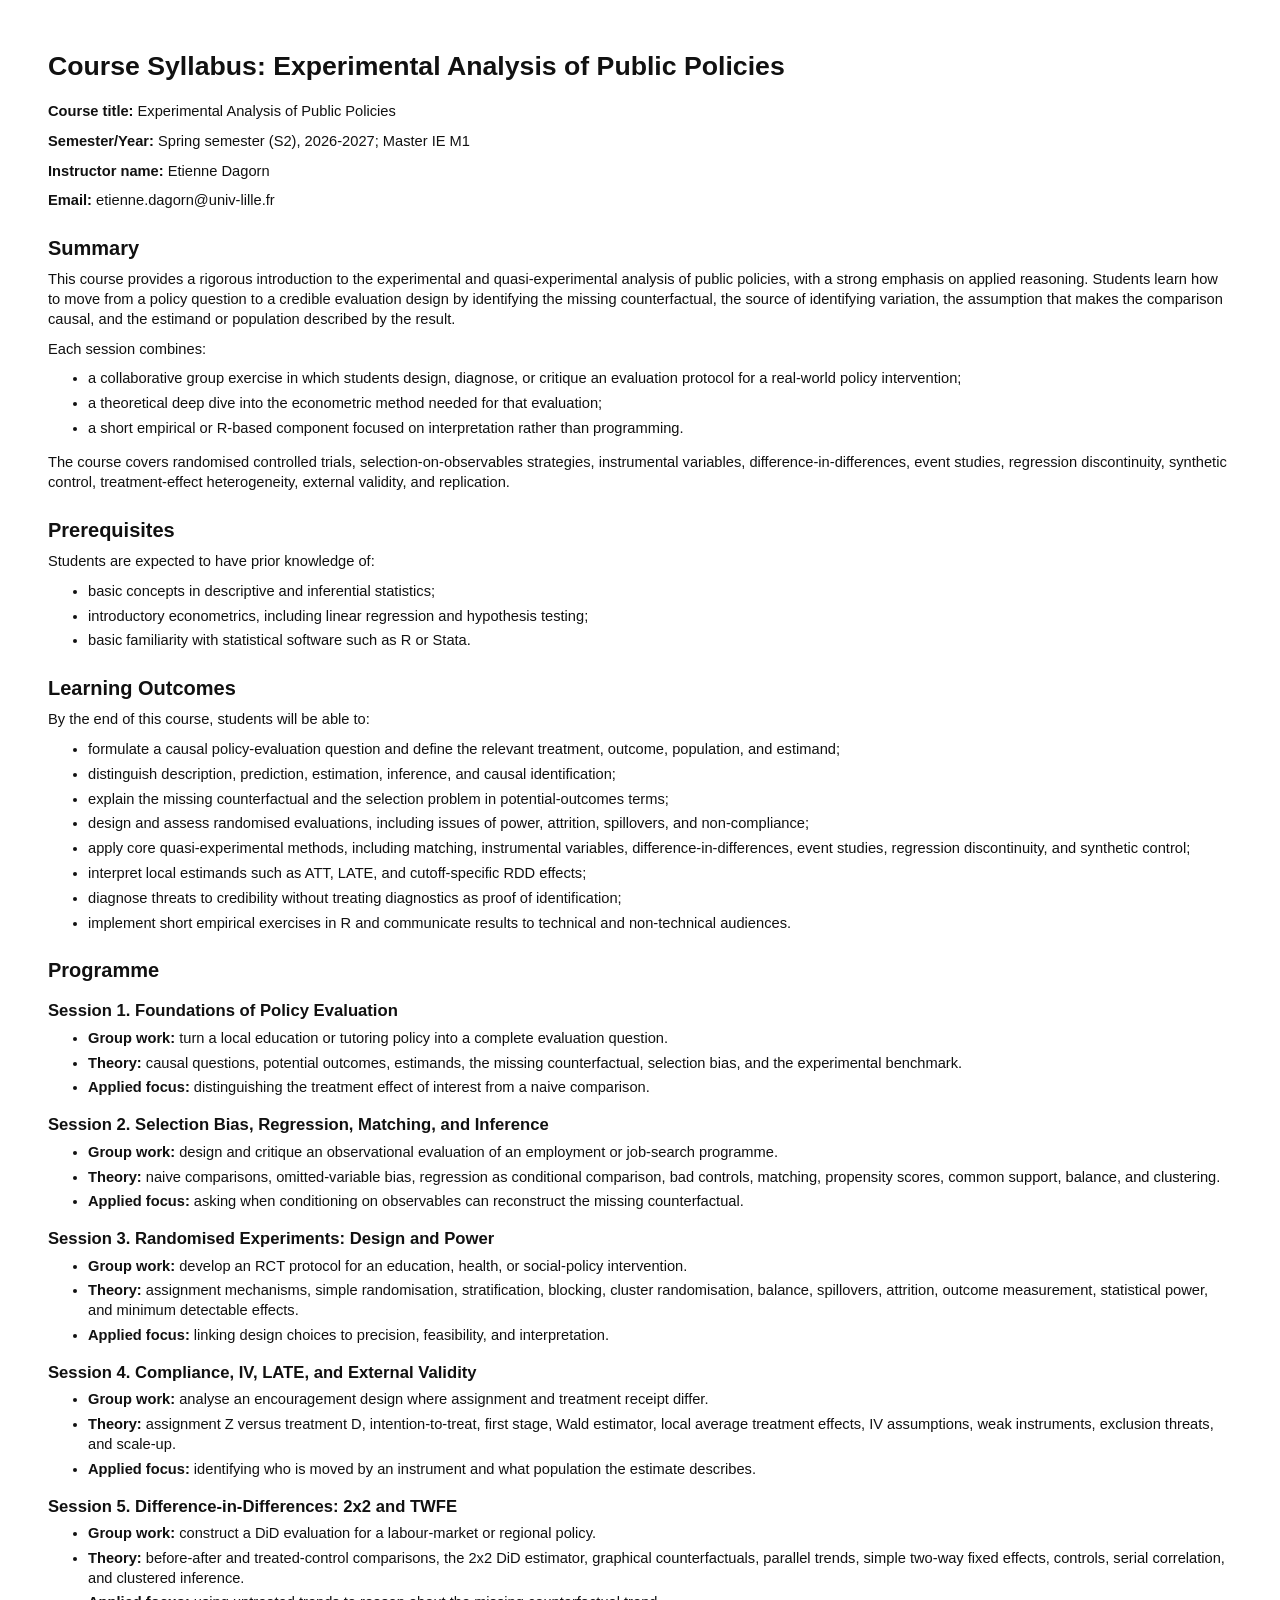
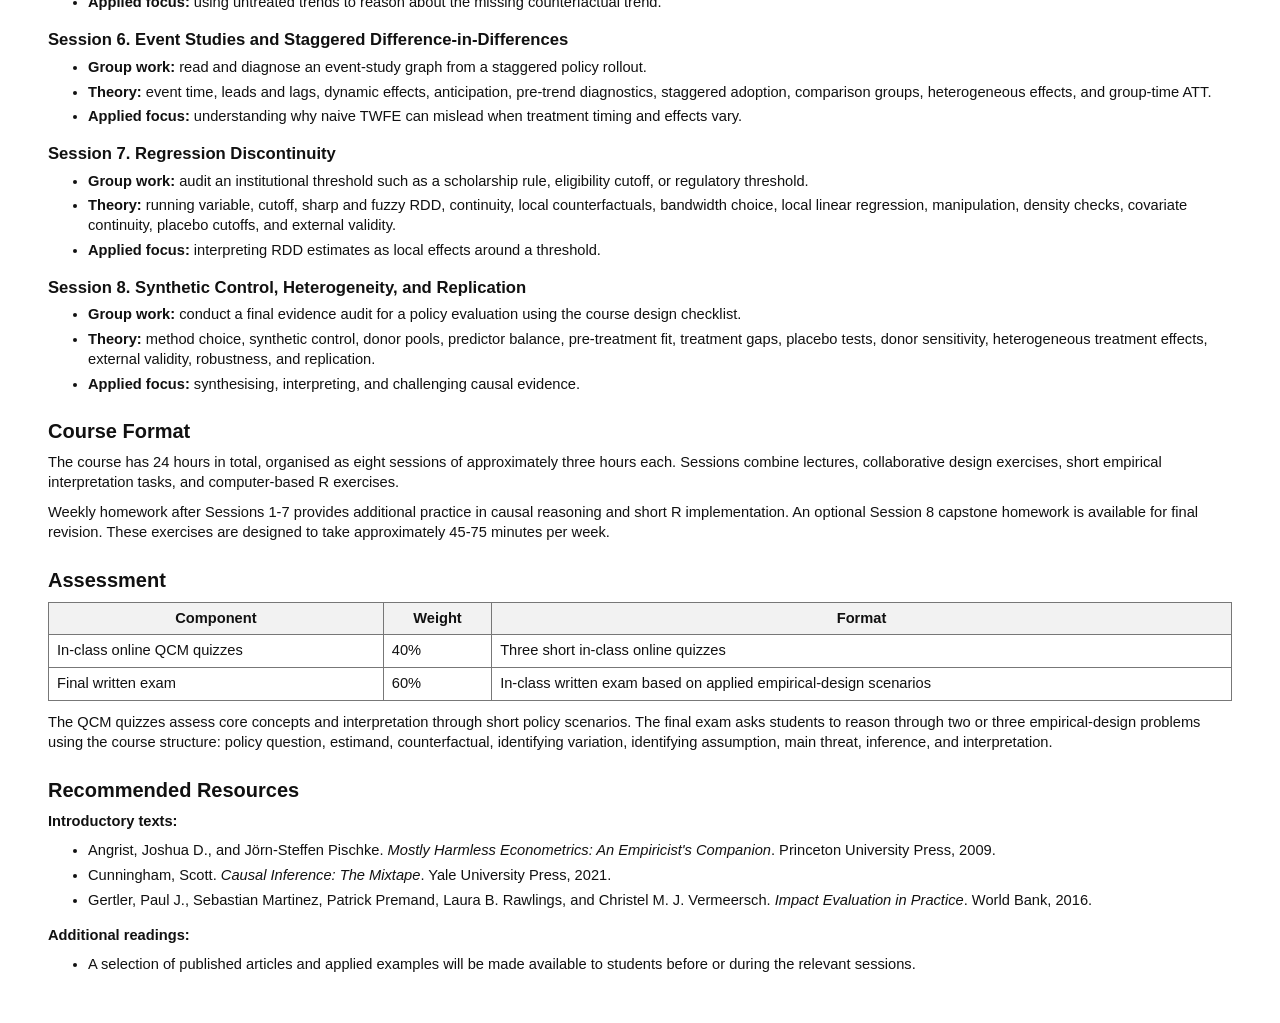
<file: downloads/syllabus/syllabus_s2_experimental_method.html>
<!doctype html>
<html lang="en">
<head>
  <meta charset="utf-8">
  <meta name="viewport" content="width=device-width, initial-scale=1">
  <title>Course Syllabus: Experimental Analysis of Public Policies</title>
  <style>
    body {
      font-family: Arial, Helvetica, sans-serif;
      font-size: 11pt;
      line-height: 1.35;
      color: #111111;
      margin: clamp(18px, 4vw, 48px);
    }
    h1 {
      font-size: 20pt;
      margin-bottom: 18px;
    }
    h2 {
      font-size: 15pt;
      margin-top: 24px;
      margin-bottom: 8px;
    }
    h3 {
      font-size: 12.5pt;
      margin-top: 16px;
      margin-bottom: 6px;
    }
    p {
      margin: 6px 0 10px;
    }
    ul {
      margin-top: 4px;
    }
    li {
      margin-bottom: 5px;
    }
    table {
      border-collapse: collapse;
      width: 100%;
      margin-top: 8px;
      margin-bottom: 12px;
    }
    th, td {
      border: 1px solid #777777;
      padding: 6px 8px;
      vertical-align: top;
    }
    th {
      background: #f2f2f2;
      font-weight: bold;
    }
  </style>
</head>
<body>
  <h1>Course Syllabus: Experimental Analysis of Public Policies</h1>

  <p><strong>Course title:</strong> Experimental Analysis of Public Policies</p>
  <p><strong>Semester/Year:</strong> Spring semester (S2), 2026-2027; Master IE M1</p>
  <p><strong>Instructor name:</strong> Etienne Dagorn</p>
  <p><strong>Email:</strong> etienne.dagorn@univ-lille.fr</p>

  <h2>Summary</h2>
  <p>This course provides a rigorous introduction to the experimental and quasi-experimental analysis of public policies, with a strong emphasis on applied reasoning. Students learn how to move from a policy question to a credible evaluation design by identifying the missing counterfactual, the source of identifying variation, the assumption that makes the comparison causal, and the estimand or population described by the result.</p>
  <p>Each session combines:</p>
  <ul>
    <li>a collaborative group exercise in which students design, diagnose, or critique an evaluation protocol for a real-world policy intervention;</li>
    <li>a theoretical deep dive into the econometric method needed for that evaluation;</li>
    <li>a short empirical or R-based component focused on interpretation rather than programming.</li>
  </ul>
  <p>The course covers randomised controlled trials, selection-on-observables strategies, instrumental variables, difference-in-differences, event studies, regression discontinuity, synthetic control, treatment-effect heterogeneity, external validity, and replication.</p>

  <h2>Prerequisites</h2>
  <p>Students are expected to have prior knowledge of:</p>
  <ul>
    <li>basic concepts in descriptive and inferential statistics;</li>
    <li>introductory econometrics, including linear regression and hypothesis testing;</li>
    <li>basic familiarity with statistical software such as R or Stata.</li>
  </ul>

  <h2>Learning Outcomes</h2>
  <p>By the end of this course, students will be able to:</p>
  <ul>
    <li>formulate a causal policy-evaluation question and define the relevant treatment, outcome, population, and estimand;</li>
    <li>distinguish description, prediction, estimation, inference, and causal identification;</li>
    <li>explain the missing counterfactual and the selection problem in potential-outcomes terms;</li>
    <li>design and assess randomised evaluations, including issues of power, attrition, spillovers, and non-compliance;</li>
    <li>apply core quasi-experimental methods, including matching, instrumental variables, difference-in-differences, event studies, regression discontinuity, and synthetic control;</li>
    <li>interpret local estimands such as ATT, LATE, and cutoff-specific RDD effects;</li>
    <li>diagnose threats to credibility without treating diagnostics as proof of identification;</li>
    <li>implement short empirical exercises in R and communicate results to technical and non-technical audiences.</li>
  </ul>

  <h2>Programme</h2>

  <h3>Session 1. Foundations of Policy Evaluation</h3>
  <ul>
    <li><strong>Group work:</strong> turn a local education or tutoring policy into a complete evaluation question.</li>
    <li><strong>Theory:</strong> causal questions, potential outcomes, estimands, the missing counterfactual, selection bias, and the experimental benchmark.</li>
    <li><strong>Applied focus:</strong> distinguishing the treatment effect of interest from a naive comparison.</li>
  </ul>

  <h3>Session 2. Selection Bias, Regression, Matching, and Inference</h3>
  <ul>
    <li><strong>Group work:</strong> design and critique an observational evaluation of an employment or job-search programme.</li>
    <li><strong>Theory:</strong> naive comparisons, omitted-variable bias, regression as conditional comparison, bad controls, matching, propensity scores, common support, balance, and clustering.</li>
    <li><strong>Applied focus:</strong> asking when conditioning on observables can reconstruct the missing counterfactual.</li>
  </ul>

  <h3>Session 3. Randomised Experiments: Design and Power</h3>
  <ul>
    <li><strong>Group work:</strong> develop an RCT protocol for an education, health, or social-policy intervention.</li>
    <li><strong>Theory:</strong> assignment mechanisms, simple randomisation, stratification, blocking, cluster randomisation, balance, spillovers, attrition, outcome measurement, statistical power, and minimum detectable effects.</li>
    <li><strong>Applied focus:</strong> linking design choices to precision, feasibility, and interpretation.</li>
  </ul>

  <h3>Session 4. Compliance, IV, LATE, and External Validity</h3>
  <ul>
    <li><strong>Group work:</strong> analyse an encouragement design where assignment and treatment receipt differ.</li>
    <li><strong>Theory:</strong> assignment Z versus treatment D, intention-to-treat, first stage, Wald estimator, local average treatment effects, IV assumptions, weak instruments, exclusion threats, and scale-up.</li>
    <li><strong>Applied focus:</strong> identifying who is moved by an instrument and what population the estimate describes.</li>
  </ul>

  <h3>Session 5. Difference-in-Differences: 2x2 and TWFE</h3>
  <ul>
    <li><strong>Group work:</strong> construct a DiD evaluation for a labour-market or regional policy.</li>
    <li><strong>Theory:</strong> before-after and treated-control comparisons, the 2x2 DiD estimator, graphical counterfactuals, parallel trends, simple two-way fixed effects, controls, serial correlation, and clustered inference.</li>
    <li><strong>Applied focus:</strong> using untreated trends to reason about the missing counterfactual trend.</li>
  </ul>

  <h3>Session 6. Event Studies and Staggered Difference-in-Differences</h3>
  <ul>
    <li><strong>Group work:</strong> read and diagnose an event-study graph from a staggered policy rollout.</li>
    <li><strong>Theory:</strong> event time, leads and lags, dynamic effects, anticipation, pre-trend diagnostics, staggered adoption, comparison groups, heterogeneous effects, and group-time ATT.</li>
    <li><strong>Applied focus:</strong> understanding why naive TWFE can mislead when treatment timing and effects vary.</li>
  </ul>

  <h3>Session 7. Regression Discontinuity</h3>
  <ul>
    <li><strong>Group work:</strong> audit an institutional threshold such as a scholarship rule, eligibility cutoff, or regulatory threshold.</li>
    <li><strong>Theory:</strong> running variable, cutoff, sharp and fuzzy RDD, continuity, local counterfactuals, bandwidth choice, local linear regression, manipulation, density checks, covariate continuity, placebo cutoffs, and external validity.</li>
    <li><strong>Applied focus:</strong> interpreting RDD estimates as local effects around a threshold.</li>
  </ul>

  <h3>Session 8. Synthetic Control, Heterogeneity, and Replication</h3>
  <ul>
    <li><strong>Group work:</strong> conduct a final evidence audit for a policy evaluation using the course design checklist.</li>
    <li><strong>Theory:</strong> method choice, synthetic control, donor pools, predictor balance, pre-treatment fit, treatment gaps, placebo tests, donor sensitivity, heterogeneous treatment effects, external validity, robustness, and replication.</li>
    <li><strong>Applied focus:</strong> synthesising, interpreting, and challenging causal evidence.</li>
  </ul>

  <h2>Course Format</h2>
  <p>The course has 24 hours in total, organised as eight sessions of approximately three hours each. Sessions combine lectures, collaborative design exercises, short empirical interpretation tasks, and computer-based R exercises.</p>
  <p>Weekly homework after Sessions 1-7 provides additional practice in causal reasoning and short R implementation. An optional Session 8 capstone homework is available for final revision. These exercises are designed to take approximately 45-75 minutes per week.</p>

  <h2>Assessment</h2>
  <table>
    <thead>
      <tr>
        <th>Component</th>
        <th>Weight</th>
        <th>Format</th>
      </tr>
    </thead>
    <tbody>
      <tr>
        <td>In-class online QCM quizzes</td>
        <td>40%</td>
        <td>Three short in-class online quizzes</td>
      </tr>
      <tr>
        <td>Final written exam</td>
        <td>60%</td>
        <td>In-class written exam based on applied empirical-design scenarios</td>
      </tr>
    </tbody>
  </table>
  <p>The QCM quizzes assess core concepts and interpretation through short policy scenarios. The final exam asks students to reason through two or three empirical-design problems using the course structure: policy question, estimand, counterfactual, identifying variation, identifying assumption, main threat, inference, and interpretation.</p>

  <h2>Recommended Resources</h2>
  <p><strong>Introductory texts:</strong></p>
  <ul>
    <li>Angrist, Joshua D., and Jörn-Steffen Pischke. <em>Mostly Harmless Econometrics: An Empiricist's Companion</em>. Princeton University Press, 2009.</li>
    <li>Cunningham, Scott. <em>Causal Inference: The Mixtape</em>. Yale University Press, 2021.</li>
    <li>Gertler, Paul J., Sebastian Martinez, Patrick Premand, Laura B. Rawlings, and Christel M. J. Vermeersch. <em>Impact Evaluation in Practice</em>. World Bank, 2016.</li>
  </ul>
  <p><strong>Additional readings:</strong></p>
  <ul>
    <li>A selection of published articles and applied examples will be made available to students before or during the relevant sessions.</li>
  </ul>
</body>
</html>
</file>
<file: assets/site.css>
:root {
  --ink: #172033;
  --muted: #53627a;
  --line: #d9e1ea;
  --soft: #f8fafc;
  --blue: #3266a8;
  --teal: #20836f;
  --amber: #b56b1c;
  --rose: #a84d77;
  --violet: #5b65c6;
  --white: #ffffff;
}

* {
  box-sizing: border-box;
}

body {
  margin: 0;
  background: var(--white);
  color: var(--ink);
  font-family: Inter, ui-sans-serif, system-ui, -apple-system, BlinkMacSystemFont, "Segoe UI", sans-serif;
  line-height: 1.55;
}

a {
  color: var(--blue);
  text-decoration-thickness: 0.08em;
  text-underline-offset: 0.18em;
}

a:hover,
a:focus {
  color: #244a7c;
}

.site-header {
  border-bottom: 1px solid var(--line);
  background: rgba(255, 255, 255, 0.96);
  position: sticky;
  top: 0;
  z-index: 10;
}

.nav {
  max-width: 1120px;
  margin: 0 auto;
  padding: 14px 20px;
  display: flex;
  gap: 18px;
  align-items: center;
  justify-content: space-between;
}

.brand {
  font-weight: 720;
  color: var(--ink);
  text-decoration: none;
}

.nav-links {
  display: flex;
  gap: 14px;
  flex-wrap: wrap;
  justify-content: flex-end;
  font-size: 0.94rem;
}

.nav-links a {
  color: var(--muted);
  text-decoration: none;
}

.nav-links a:hover,
.nav-links a:focus,
.nav-links a[aria-current="page"] {
  color: var(--ink);
}

main {
  max-width: 1120px;
  margin: 0 auto;
  padding: 34px 20px 56px;
}

.lead {
  max-width: 820px;
  font-size: 1.16rem;
  color: #2c394d;
}

h1 {
  margin: 0 0 12px;
  font-size: clamp(2rem, 4vw, 3.4rem);
  line-height: 1.08;
}

h2 {
  margin: 44px 0 14px;
  font-size: 1.55rem;
}

h3 {
  margin: 0 0 8px;
  font-size: 1.08rem;
}

p {
  margin: 0 0 14px;
}

.meta {
  margin: 18px 0 0;
  padding: 0;
  display: flex;
  gap: 10px;
  flex-wrap: wrap;
  list-style: none;
}

.meta li,
.tag {
  border: 1px solid var(--line);
  border-radius: 999px;
  padding: 5px 10px;
  color: var(--muted);
  background: var(--soft);
  font-size: 0.9rem;
}

.course-map {
  margin: 30px 0 8px;
}

.course-map img {
  width: 100%;
  height: auto;
  border: 1px solid var(--line);
  border-radius: 6px;
  background: var(--soft);
}

.grid {
  display: grid;
  grid-template-columns: repeat(3, minmax(0, 1fr));
  gap: 16px;
}

.grid.two {
  grid-template-columns: repeat(2, minmax(0, 1fr));
}

.card,
.session {
  border: 1px solid var(--line);
  border-radius: 6px;
  padding: 18px;
  background: var(--white);
}

.session {
  margin: 18px 0;
}

.session-header {
  display: flex;
  gap: 12px;
  align-items: baseline;
  justify-content: space-between;
}

.session-number {
  color: var(--teal);
  font-weight: 720;
  white-space: nowrap;
}

.materials-list,
.reference-list,
.plain-list {
  padding-left: 1.1rem;
  margin: 10px 0 0;
}

.materials-list li,
.reference-list li,
.plain-list li {
  margin: 6px 0;
}

.reference-list li {
  margin-bottom: 10px;
}

.link-row {
  display: flex;
  flex-wrap: wrap;
  gap: 10px;
  margin-top: 12px;
}

.resource-link {
  display: inline-flex;
  align-items: center;
  min-height: 34px;
  border: 1px solid var(--line);
  border-radius: 6px;
  padding: 5px 10px;
  background: var(--soft);
  color: var(--ink);
  text-decoration: none;
  font-size: 0.94rem;
}

.resource-link:hover,
.resource-link:focus {
  border-color: var(--blue);
  color: var(--blue);
}

.homework-layout {
  display: grid;
  grid-template-columns: 250px minmax(0, 1fr);
  gap: 18px;
  align-items: start;
}

#assignment-viewer {
  scroll-margin-top: 90px;
}

.assignment-picker {
  position: sticky;
  top: 82px;
  display: flex;
  flex-direction: column;
  gap: 8px;
  border: 1px solid var(--line);
  border-radius: 6px;
  padding: 10px;
  background: var(--soft);
}

.assignment-button {
  width: 100%;
  border: 1px solid var(--line);
  border-radius: 6px;
  padding: 10px;
  background: var(--white);
  color: var(--ink);
  font: inherit;
  text-align: left;
  cursor: pointer;
}

.assignment-button:hover,
.assignment-button:focus,
.assignment-button[aria-current] {
  border-color: var(--blue);
  background: #edf5ff;
}

.assignment-button span {
  display: block;
  font-weight: 700;
}

.assignment-button small {
  display: block;
  margin-top: 2px;
  color: var(--muted);
  font-size: 0.84rem;
  line-height: 1.35;
}

.markdown-body {
  min-width: 0;
  border: 1px solid var(--line);
  border-radius: 6px;
  padding: 24px;
  background: var(--white);
}

.markdown-body h1 {
  margin: 0 0 14px;
  font-size: 1.9rem;
  line-height: 1.16;
}

.markdown-body h2 {
  margin: 30px 0 12px;
  padding-top: 16px;
  border-top: 1px solid var(--line);
  font-size: 1.28rem;
}

.markdown-body h1 + h2,
.markdown-body .link-row + h1 + h2 {
  border-top: 0;
  padding-top: 0;
}

.markdown-body h3 {
  margin: 22px 0 8px;
  font-size: 1.04rem;
}

.markdown-body ul,
.markdown-body ol {
  margin: 8px 0 16px;
  padding-left: 1.35rem;
}

.markdown-body li {
  margin: 7px 0;
}

.markdown-body pre {
  overflow-x: auto;
  margin: 14px 0 18px;
  border-radius: 6px;
  padding: 14px 16px;
  background: #111827;
  color: #f8fafc;
  line-height: 1.45;
}

.markdown-body pre code {
  background: transparent;
  color: inherit;
  padding: 0;
  overflow-wrap: normal;
}

.markdown-body code {
  border-radius: 4px;
  padding: 0.08rem 0.24rem;
  background: #eef2f7;
  color: #223047;
  overflow-wrap: anywhere;
}

.inline-file-link {
  color: var(--blue);
  text-decoration: none;
}

.inline-file-link code {
  color: inherit;
  background: #edf5ff;
}

.inline-file-link:hover code,
.inline-file-link:focus code {
  text-decoration: underline;
}

.markdown-body .table-wrap {
  margin: 12px 0 18px;
}

.markdown-body table {
  min-width: 0;
}

.r-code-panel {
  margin-top: 30px;
  padding-top: 16px;
  border-top: 1px solid var(--line);
}

.r-code-panel h2 {
  margin-top: 0;
}

.callout {
  margin: 20px 0;
  border-left: 4px solid var(--teal);
  background: #f0fdf4;
  padding: 14px 16px;
  border-radius: 0 6px 6px 0;
}

.warning {
  border-left-color: var(--amber);
  background: #fff7e6;
}

.table-wrap {
  overflow-x: auto;
  border: 1px solid var(--line);
  border-radius: 6px;
}

table {
  width: 100%;
  border-collapse: collapse;
  min-width: 720px;
}

th,
td {
  padding: 11px 12px;
  text-align: left;
  border-bottom: 1px solid var(--line);
  vertical-align: top;
}

th {
  background: var(--soft);
  color: #26354a;
  font-weight: 700;
}

tr:last-child td {
  border-bottom: 0;
}

code {
  font-family: ui-monospace, SFMono-Regular, Menlo, Consolas, monospace;
  font-size: 0.94em;
}

.footer {
  border-top: 1px solid var(--line);
  color: var(--muted);
  padding: 22px 20px 36px;
}

.footer-inner {
  max-width: 1120px;
  margin: 0 auto;
  font-size: 0.92rem;
}

@media (max-width: 820px) {
  .nav {
    align-items: flex-start;
    flex-direction: column;
  }

  .nav-links {
    justify-content: flex-start;
  }

  .grid,
  .grid.two {
    grid-template-columns: 1fr;
  }

  .session-header {
    display: block;
  }

  .homework-layout {
    grid-template-columns: 1fr;
  }

  .assignment-picker {
    position: static;
  }

  .markdown-body {
    padding: 18px;
  }

  table {
    min-width: 620px;
  }
}
</file>
